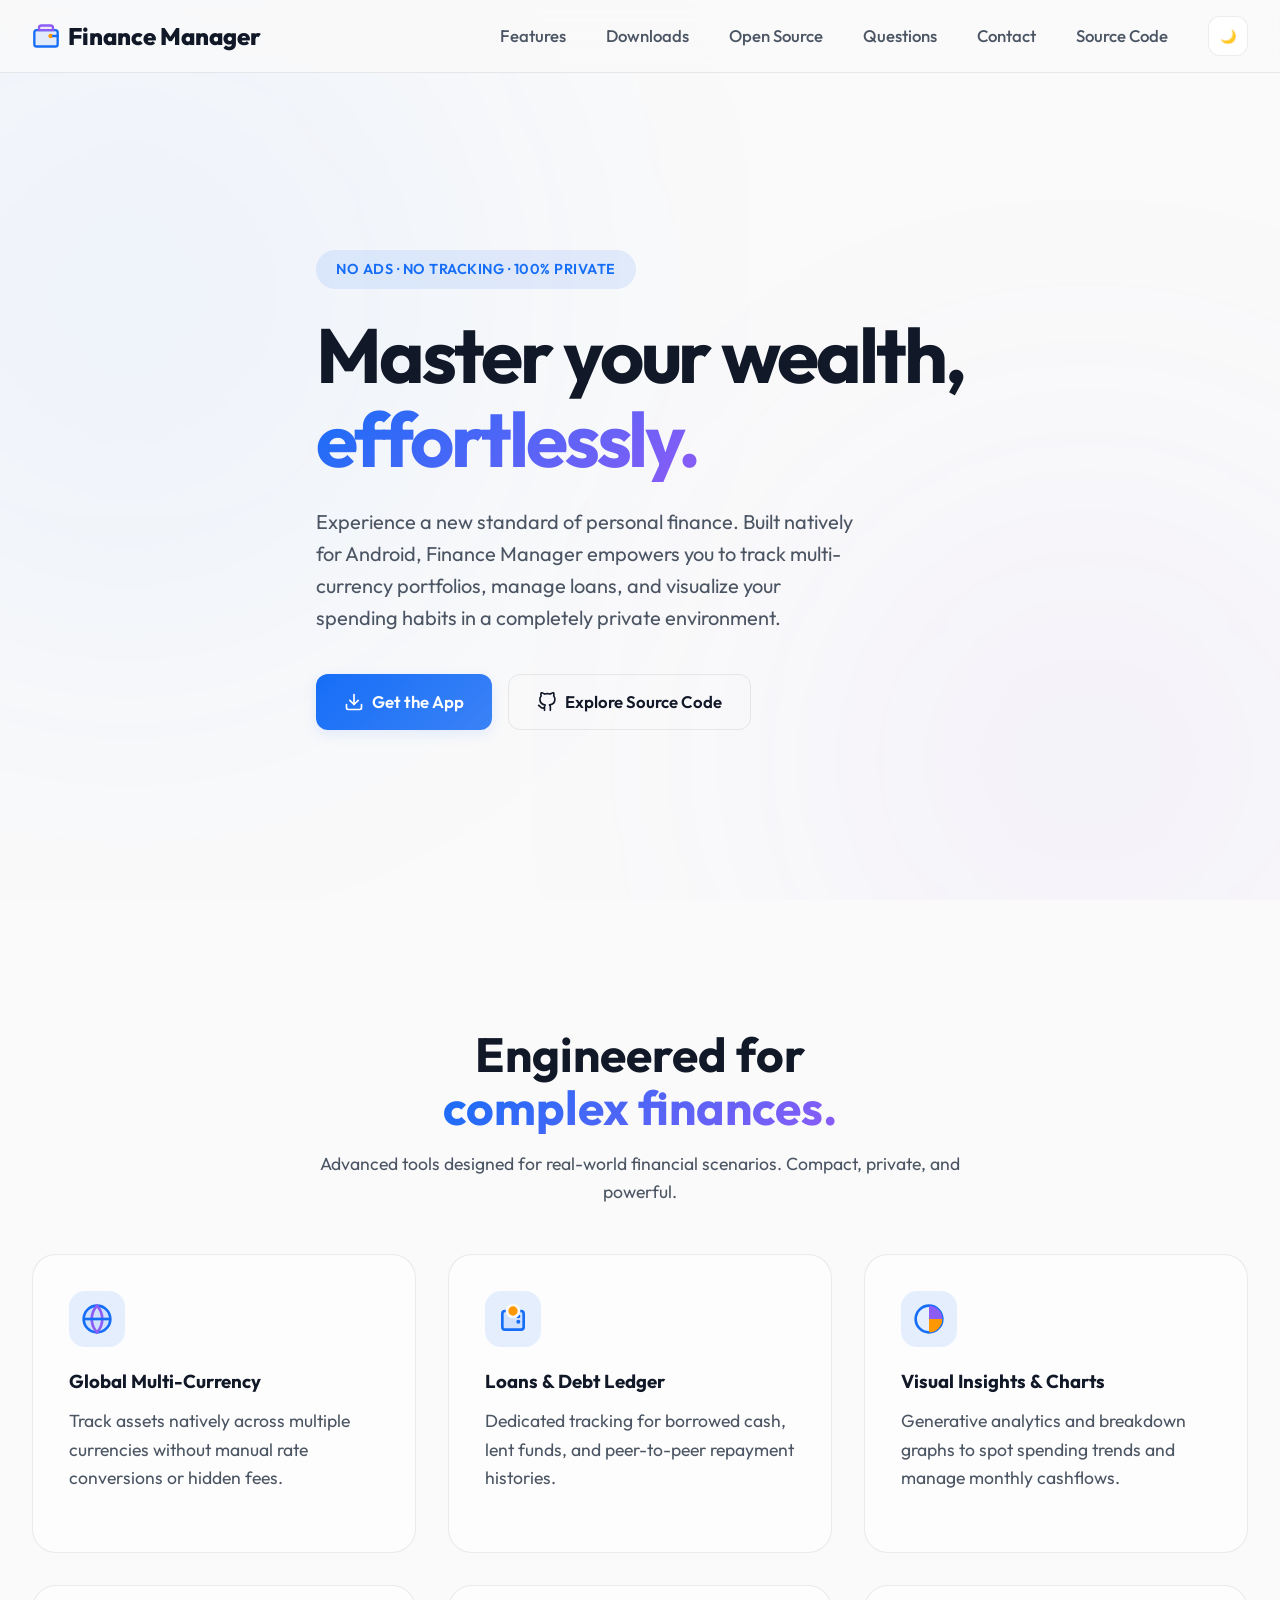
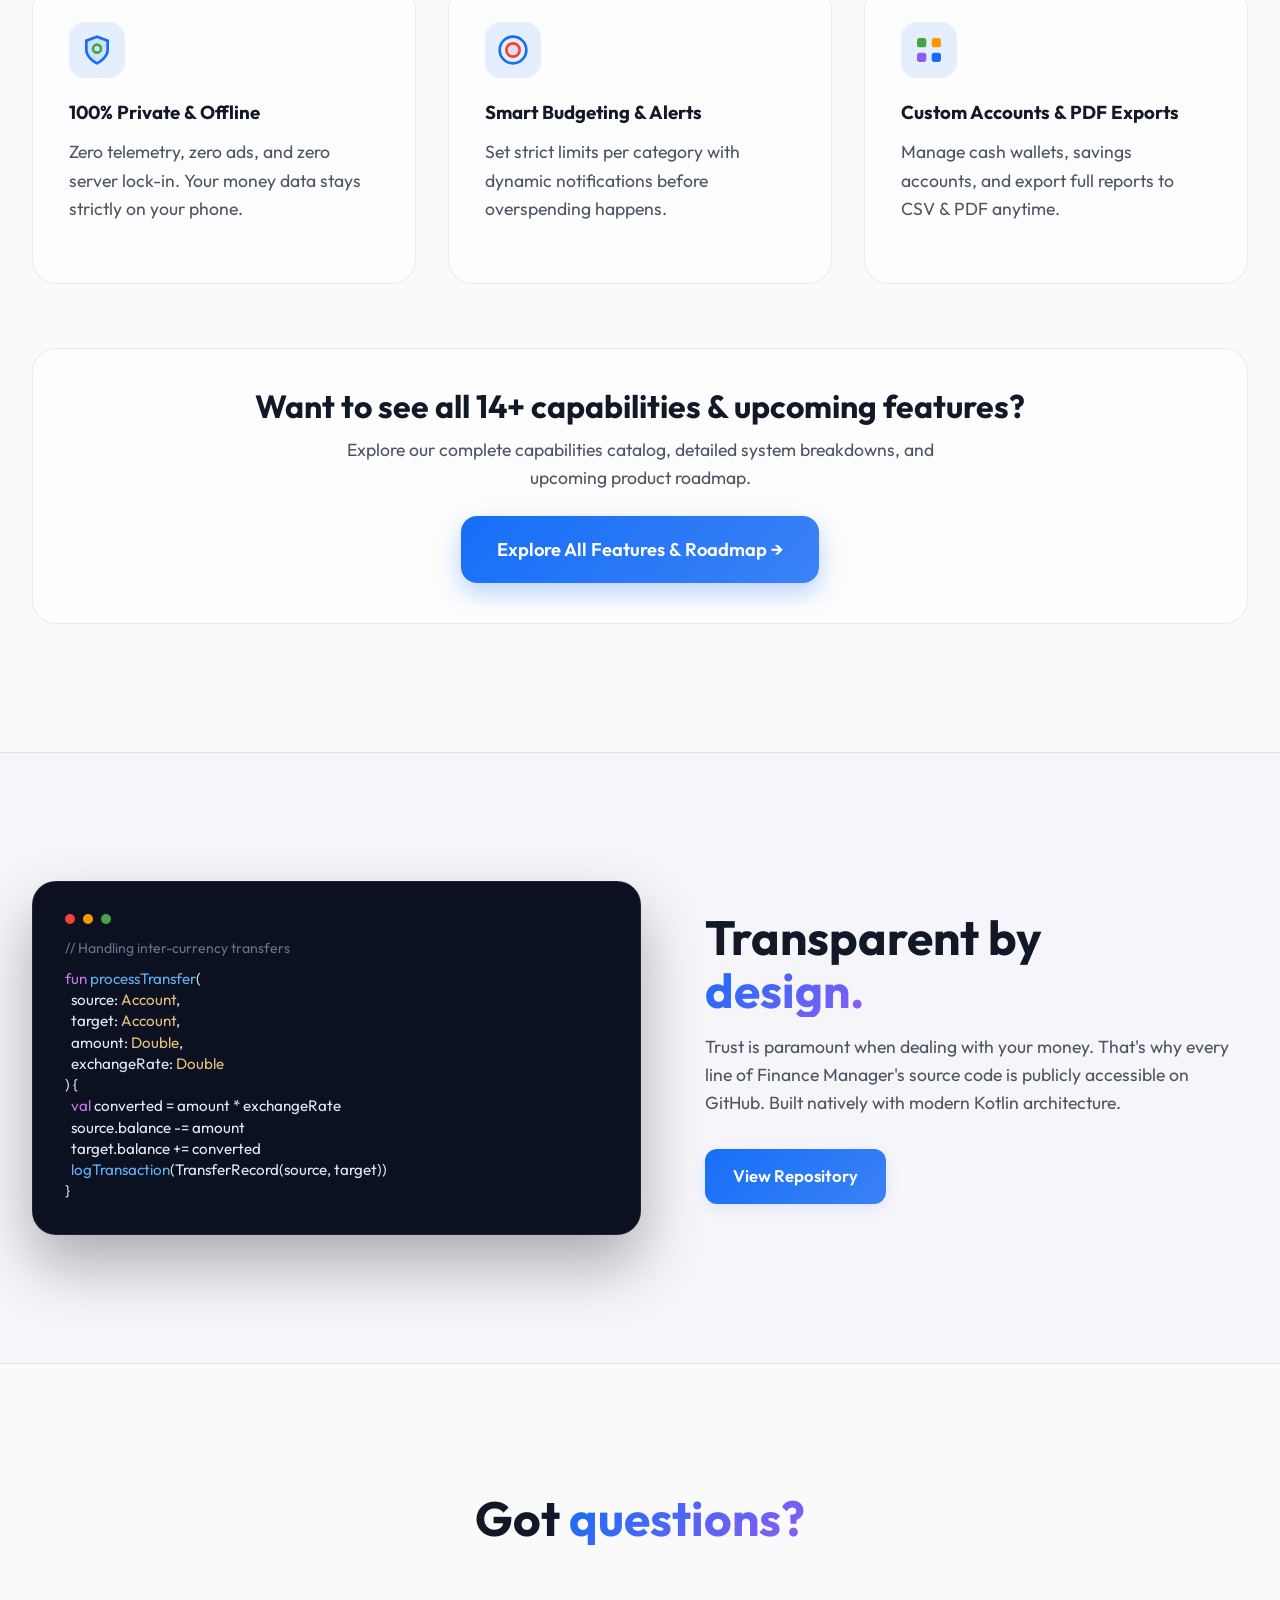
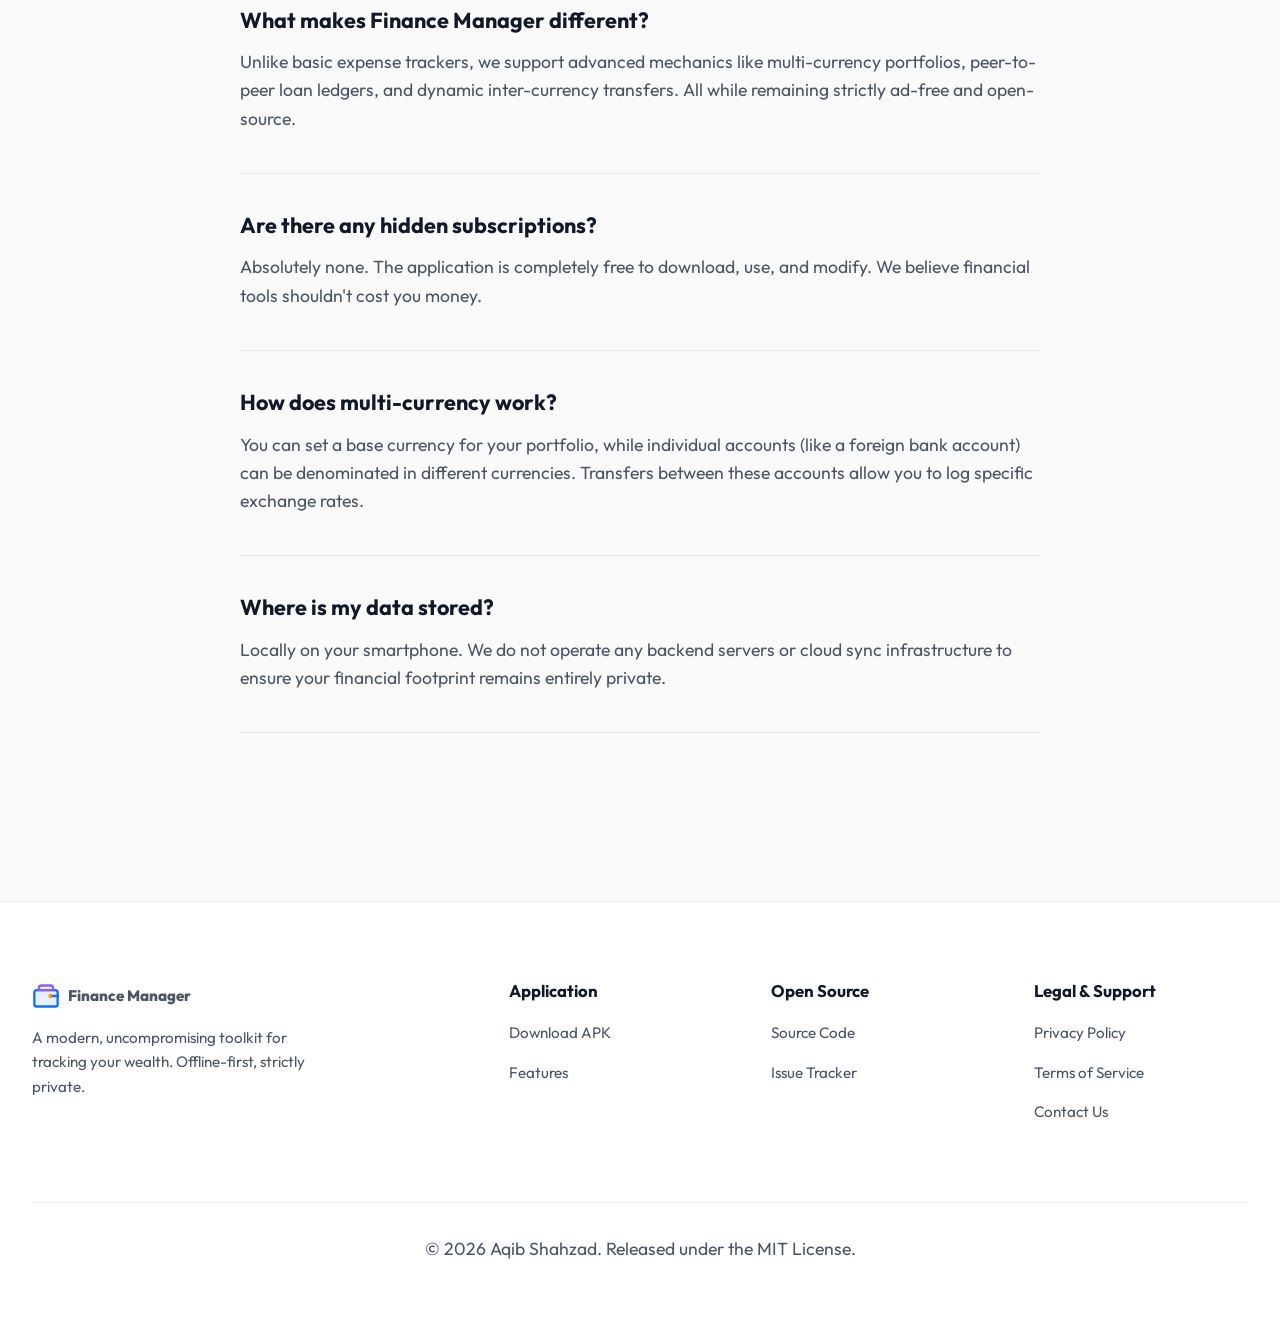
<file: index.html>
<!DOCTYPE html>
<html lang="en" data-theme="dark">
<head>
    <meta charset="UTF-8">
    <meta name="viewport" content="width=device-width, initial-scale=1.0">
    <title>Finance Manager | Premium Wealth Tracking</title>
    <meta name="description" content="Take absolute control of your wealth. Finance Manager is a modern, offline-first application designed to track expenses, handle multi-currency portfolios, manage loans, and visualize your financial future.">
    <link rel="stylesheet" href="index.css">
    <link rel="icon" href="data:image/svg+xml,<svg xmlns=%22http://www.w3.org/2000/svg%22 viewBox=%220 0 100 100%22><text y=%22.9em%22 font-size=%2290%22>🪙</text></svg>">
</head>
<body>
    <div class="bg-mesh"></div>

    <nav class="navbar">
        <div class="container">
            <a href="index.html" class="logo">
                <svg viewBox="0 0 24 24" fill="none">
                    <path d="M20 7H4a2 2 0 0 0-2 2v10a2 2 0 0 0 2 2h16a2 2 0 0 0 2-2V9a2 2 0 0 0-2-2z" stroke="var(--primary)" stroke-width="2" fill="rgba(22,110,247,0.1)"/>
                    <path d="M16 14a2 2 0 1 0 0-4 2 2 0 0 0 0 4z" fill="var(--warning)"/>
                    <path d="M22 12h-4" stroke="var(--primary)" stroke-width="2" stroke-linecap="round"/>
                    <path d="M8 3h8a2 2 0 0 1 2 2v2H6V5a2 2 0 0 1 2-2z" stroke="var(--accent)" stroke-width="2" fill="rgba(139, 92, 246, 0.1)"/>
                </svg>
                Finance Manager
            </a>
            <button class="mobile-menu-btn" aria-label="Toggle Menu">
                <svg viewBox="0 0 24 24" fill="none" stroke="currentColor">
                    <path d="M4 6h16M4 12h16M4 18h16" stroke-linecap="round" stroke-linejoin="round"/>
                </svg>
            </button>
            <div class="nav-links">
                <a href="features.html">Features</a>
                <a href="downloads.html">Downloads</a>
                <a href="#open-source">Open Source</a>
                <a href="#faq">Questions</a>
                <a href="contact.html">Contact</a>
                <a href="https://github.com/aqibshahzad4485/financemanager" target="_blank" rel="noopener noreferrer">Source Code</a>
                <button id="theme-toggle" class="theme-toggle" aria-label="Toggle Theme">
                    <svg viewBox="0 0 24 24"><path d="M12 3v1m0 16v1m9-9h-1M4 12H3m15.364 6.364l-.707-.707M6.343 6.343l-.707-.707m12.728 0l-.707.707M6.343 17.657l-.707.707M16 12a4 4 0 11-8 0 4 4 0 018 0z" stroke="currentColor" stroke-width="2" stroke-linecap="round" stroke-linejoin="round"/></svg>
                </button>
            </div>
        </div>
    </nav>

    <section class="hero reveal">
        <div class="container hero-container">
            <div class="hero-content">
                <span style="display:inline-block; padding: 0.5rem 1.25rem; border-radius: 50px; background: var(--glow-color); color: var(--primary); font-weight: 600; margin-bottom: 1.5rem; font-size: 0.9rem; letter-spacing: 0.5px;">NO ADS · NO TRACKING · 100% PRIVATE</span>
                <h1>Master your wealth, <br><span class="gradient-text">effortlessly.</span></h1>
                <p>Experience a new standard of personal finance. Built natively for Android, Finance Manager empowers you to track multi-currency portfolios, manage loans, and visualize your spending habits in a completely private environment.</p>
                <div class="hero-btns">
                    <a href="downloads.html" class="btn btn-primary">
                        <svg width="20" height="20" viewBox="0 0 24 24" fill="none" stroke="currentColor" stroke-width="2" stroke-linecap="round" stroke-linejoin="round"><path d="M21 15v4a2 2 0 0 1-2 2H5a2 2 0 0 1-2-2v-4"></path><polyline points="7 10 12 15 17 10"></polyline><line x1="12" y1="15" x2="12" y2="3"></line></svg>
                        Get the App
                    </a>
                    <a href="https://github.com/aqibshahzad4485/financemanager" class="btn btn-outline" target="_blank" rel="noopener noreferrer">
                        <svg width="20" height="20" viewBox="0 0 24 24" fill="none" stroke="currentColor" stroke-width="2" stroke-linecap="round" stroke-linejoin="round"><path d="M9 19c-5 1.5-5-2.5-7-3m14 6v-3.87a3.37 3.37 0 0 0-.94-2.61c3.14-.35 6.44-1.54 6.44-7A5.44 5.44 0 0 0 20 4.77 5.07 5.07 0 0 0 19.91 1S18.73.65 16 2.48a13.38 13.38 0 0 0-7 0C6.27.65 5.09 1 5.09 1A5.07 5.07 0 0 0 5 4.77a5.44 5.44 0 0 0-1.5 3.78c0 5.42 3.3 6.61 6.44 7A3.37 3.37 0 0 0 9 18.13V22"></path></svg>
                        Explore Source Code
                    </a>
                </div>
            </div>

        </div>
    </section>

    <section id="features" class="section">
        <div class="container">
            <div class="reveal" style="text-align: center; max-width: 700px; margin: 0 auto 1rem;">
                <h2 style="font-size: 3rem;">Engineered for <span class="gradient-text">complex finances.</span></h2>
                <p>Advanced tools designed for real-world financial scenarios. Compact, private, and powerful.</p>
            </div>

            <!-- Headline Showcase Grid (6 Core Highlights) -->
            <div class="headline-grid">
                <div class="headline-card reveal">
                    <div class="feature-icon-wrapper">
                        <svg viewBox="0 0 24 24" fill="none">
                            <circle cx="12" cy="12" r="10" stroke="var(--primary)" stroke-width="2" fill="rgba(22,110,247,0.1)"/>
                            <path d="M12 2a15.3 15.3 0 0 1 4 10 15.3 15.3 0 0 1-4 10 15.3 15.3 0 0 1-4-10 15.3 15.3 0 0 1 4-10z" stroke="var(--accent)" stroke-width="2"/>
                            <path d="M2 12h20" stroke="var(--primary)" stroke-width="2"/>
                        </svg>
                    </div>
                    <h3>Global Multi-Currency</h3>
                    <p>Track assets natively across multiple currencies without manual rate conversions or hidden fees.</p>
                </div>

                <div class="headline-card reveal" style="transition-delay: 0.1s;">
                    <div class="feature-icon-wrapper">
                        <svg viewBox="0 0 24 24" fill="none">
                            <rect x="4" y="6" width="16" height="14" rx="2" stroke="var(--primary)" stroke-width="2" fill="rgba(22,110,247,0.1)"/>
                            <path d="M16 10h.01M16 14h.01" stroke="var(--primary)" stroke-width="3" stroke-linecap="round"/>
                            <circle cx="12" cy="6" r="4.5" fill="var(--warning)" stroke="var(--bg-color)" stroke-width="2"/>
                        </svg>
                    </div>
                    <h3>Loans & Debt Ledger</h3>
                    <p>Dedicated tracking for borrowed cash, lent funds, and peer-to-peer repayment histories.</p>
                </div>

                <div class="headline-card reveal" style="transition-delay: 0.2s;">
                    <div class="feature-icon-wrapper">
                        <svg viewBox="0 0 24 24" fill="none">
                            <circle cx="12" cy="12" r="10" stroke="var(--primary)" stroke-width="2"/>
                            <path d="M12 2a10 10 0 0 1 10 10h-10v-10z" fill="var(--accent)"/>
                            <path d="M12 12h10a10 10 0 0 1-10 10v-10z" fill="var(--warning)"/>
                        </svg>
                    </div>
                    <h3>Visual Insights & Charts</h3>
                    <p>Generative analytics and breakdown graphs to spot spending trends and manage monthly cashflows.</p>
                </div>

                <div class="headline-card reveal" style="transition-delay: 0.3s;">
                    <div class="feature-icon-wrapper">
                        <svg viewBox="0 0 24 24" fill="none">
                            <path d="M12 22s8-4 8-10V5l-8-3-8 3v7c0 6 8 10 8 10z" stroke="var(--primary)" stroke-width="2" fill="rgba(22,110,247,0.1)"/>
                            <circle cx="12" cy="11" r="3" stroke="var(--success)" stroke-width="2"/>
                        </svg>
                    </div>
                    <h3>100% Private & Offline</h3>
                    <p>Zero telemetry, zero ads, and zero server lock-in. Your money data stays strictly on your phone.</p>
                </div>

                <div class="headline-card reveal" style="transition-delay: 0.4s;">
                    <div class="feature-icon-wrapper">
                        <svg viewBox="0 0 24 24" fill="none">
                            <circle cx="12" cy="12" r="10" stroke="var(--primary)" stroke-width="2"/>
                            <circle cx="12" cy="12" r="5" stroke="var(--error)" stroke-width="2" fill="rgba(244,67,54,0.1)"/>
                        </svg>
                    </div>
                    <h3>Smart Budgeting & Alerts</h3>
                    <p>Set strict limits per category with dynamic notifications before overspending happens.</p>
                </div>

                <div class="headline-card reveal" style="transition-delay: 0.5s;">
                    <div class="feature-icon-wrapper">
                        <svg viewBox="0 0 24 24" fill="none">
                            <rect x="3" y="3" width="7" height="7" rx="2" fill="var(--success)"/>
                            <rect x="14" y="3" width="7" height="7" rx="2" fill="var(--warning)"/>
                            <rect x="3" y="14" width="7" height="7" rx="2" fill="var(--accent)"/>
                            <rect x="14" y="14" width="7" height="7" rx="2" fill="var(--primary)"/>
                        </svg>
                    </div>
                    <h3>Custom Accounts & PDF Exports</h3>
                    <p>Manage cash wallets, savings accounts, and export full reports to CSV & PDF anytime.</p>
                </div>
            </div>

            <!-- Call to Action Banner to Dedicated Features Page -->
            <div class="explore-more-banner reveal">
                <h3 style="font-size: 2rem; margin-bottom: 0.75rem;">Want to see all 14+ capabilities & upcoming features?</h3>
                <p style="max-width: 600px; margin: 0 auto 1.5rem;">Explore our complete capabilities catalog, detailed system breakdowns, and upcoming product roadmap.</p>
                <a href="features.html" class="btn btn-primary btn-large">
                    Explore All Features & Roadmap →
                </a>
            </div>
        </div>
    </section>

    <section id="open-source" class="section" style="background: rgba(139, 92, 246, 0.03); border-top: 1px solid var(--border-color); border-bottom: 1px solid var(--border-color);">
        <div class="container open-source-container">
            <div class="code-window reveal">
                <div class="code-window-dots">
                    <div style="width: 10px; height: 10px; border-radius: 50%; background: #F44336;"></div>
                    <div style="width: 10px; height: 10px; border-radius: 50%; background: #FF9800;"></div>
                    <div style="width: 10px; height: 10px; border-radius: 50%; background: #43A546;"></div>
                </div>
                <div class="code-comment">// Handling inter-currency transfers</div>
                <div class="code-snippet-body">
                    <div><span style="color: #C678DD;">fun</span> <span style="color: #61AFEF;">processTransfer</span>(</div>
                    <div>&nbsp;&nbsp;source: <span style="color: #E5C07B;">Account</span>,</div>
                    <div>&nbsp;&nbsp;target: <span style="color: #E5C07B;">Account</span>,</div>
                    <div>&nbsp;&nbsp;amount: <span style="color: #E5C07B;">Double</span>,</div>
                    <div>&nbsp;&nbsp;exchangeRate: <span style="color: #E5C07B;">Double</span></div>
                    <div>) {</div>
                    <div>&nbsp;&nbsp;<span style="color: #C678DD;">val</span> converted = amount * exchangeRate</div>
                    <div>&nbsp;&nbsp;source.balance -= amount</div>
                    <div>&nbsp;&nbsp;target.balance += converted</div>
                    <div>&nbsp;&nbsp;<span style="color: #61AFEF;">logTransaction</span>(TransferRecord(source, target))</div>
                    <div>}</div>
                </div>
            </div>
            <div class="reveal" style="flex: 1; width: 100%;">
                <h2 style="font-size: clamp(2rem, 5vw, 3rem);">Transparent by <br><span class="gradient-text">design.</span></h2>
                <p>Trust is paramount when dealing with your money. That's why every line of Finance Manager's source code is publicly accessible on GitHub. Built natively with modern Kotlin architecture.</p>
                <div style="display: flex; gap: 1rem; margin-top: 2rem;">
                    <a href="https://github.com/aqibshahzad4485/financemanager" class="btn btn-primary" target="_blank" rel="noopener noreferrer">View Repository</a>
                </div>
            </div>
        </div>
    </section>

    <section id="faq" class="section">
        <div class="container">
            <h2 class="reveal" style="text-align: center; font-size: 3rem; margin-bottom: 4rem;">Got <span class="gradient-text">questions?</span></h2>
            
            <div style="max-width: 800px; margin: 0 auto;">
                <div class="reveal" style="margin-bottom: 2.5rem; padding-bottom: 2.5rem; border-bottom: 1px solid var(--border-color);">
                    <h3 style="font-size: 1.35rem;">What makes Finance Manager different?</h3>
                    <p style="margin-bottom: 0;">Unlike basic expense trackers, we support advanced mechanics like multi-currency portfolios, peer-to-peer loan ledgers, and dynamic inter-currency transfers. All while remaining strictly ad-free and open-source.</p>
                </div>
                
                <div class="reveal" style="margin-bottom: 2.5rem; padding-bottom: 2.5rem; border-bottom: 1px solid var(--border-color);">
                    <h3 style="font-size: 1.35rem;">Are there any hidden subscriptions?</h3>
                    <p style="margin-bottom: 0;">Absolutely none. The application is completely free to download, use, and modify. We believe financial tools shouldn't cost you money.</p>
                </div>

                <div class="reveal" style="margin-bottom: 2.5rem; padding-bottom: 2.5rem; border-bottom: 1px solid var(--border-color);">
                    <h3 style="font-size: 1.35rem;">How does multi-currency work?</h3>
                    <p style="margin-bottom: 0;">You can set a base currency for your portfolio, while individual accounts (like a foreign bank account) can be denominated in different currencies. Transfers between these accounts allow you to log specific exchange rates.</p>
                </div>

                <div class="reveal" style="margin-bottom: 2.5rem; padding-bottom: 2.5rem; border-bottom: 1px solid var(--border-color);">
                    <h3 style="font-size: 1.35rem;">Where is my data stored?</h3>
                    <p style="margin-bottom: 0;">Locally on your smartphone. We do not operate any backend servers or cloud sync infrastructure to ensure your financial footprint remains entirely private.</p>
                </div>
            </div>
        </div>
    </section>

    <footer class="footer reveal">
        <div class="container">
            <div class="footer-grid">
                <div class="footer-col footer-brand">
                    <a href="index.html" class="logo" style="margin-bottom: 1rem;">
                        <svg viewBox="0 0 24 24" fill="none">
                            <path d="M20 7H4a2 2 0 0 0-2 2v10a2 2 0 0 0 2 2h16a2 2 0 0 0 2-2V9a2 2 0 0 0-2-2z" stroke="var(--primary)" stroke-width="2" fill="rgba(22,110,247,0.1)"/>
                            <path d="M16 14a2 2 0 1 0 0-4 2 2 0 0 0 0 4z" fill="var(--warning)"/>
                            <path d="M22 12h-4" stroke="var(--primary)" stroke-width="2" stroke-linecap="round"/>
                            <path d="M8 3h8a2 2 0 0 1 2 2v2H6V5a2 2 0 0 1 2-2z" stroke="var(--accent)" stroke-width="2" fill="rgba(139, 92, 246, 0.1)"/>
                        </svg>
                        Finance Manager
                    </a>
                    <p style="max-width: 300px;">A modern, uncompromising toolkit for tracking your wealth. Offline-first, strictly private.</p>
                </div>
                <div class="footer-col">
                    <h4>Application</h4>
                    <ul>
                        <li><a href="downloads.html">Download APK</a></li>
                        <li><a href="features.html">Features</a></li>
                    </ul>
                </div>
                <div class="footer-col">
                    <h4>Open Source</h4>
                    <ul>
                        <li><a href="https://github.com/aqibshahzad4485/financemanager" target="_blank" rel="noopener noreferrer">Source Code</a></li>
                        <li><a href="https://github.com/aqibshahzad4485/financemanager/issues" target="_blank" rel="noopener noreferrer">Issue Tracker</a></li>
                    </ul>
                </div>
                <div class="footer-col">
                    <h4>Legal & Support</h4>
                    <ul>
                        <li><a href="privacy-policy.html">Privacy Policy</a></li>
                        <li><a href="terms.html">Terms of Service</a></li>
                        <li><a href="contact.html">Contact Us</a></li>
                    </ul>
                </div>
            </div>
            <div class="footer-bottom">
                <p>&copy; 2026 Aqib Shahzad. Released under the MIT License.</p>
            </div>
        </div>
    </footer>

    <script src="script.js"></script>
</body>
</html>
</file>
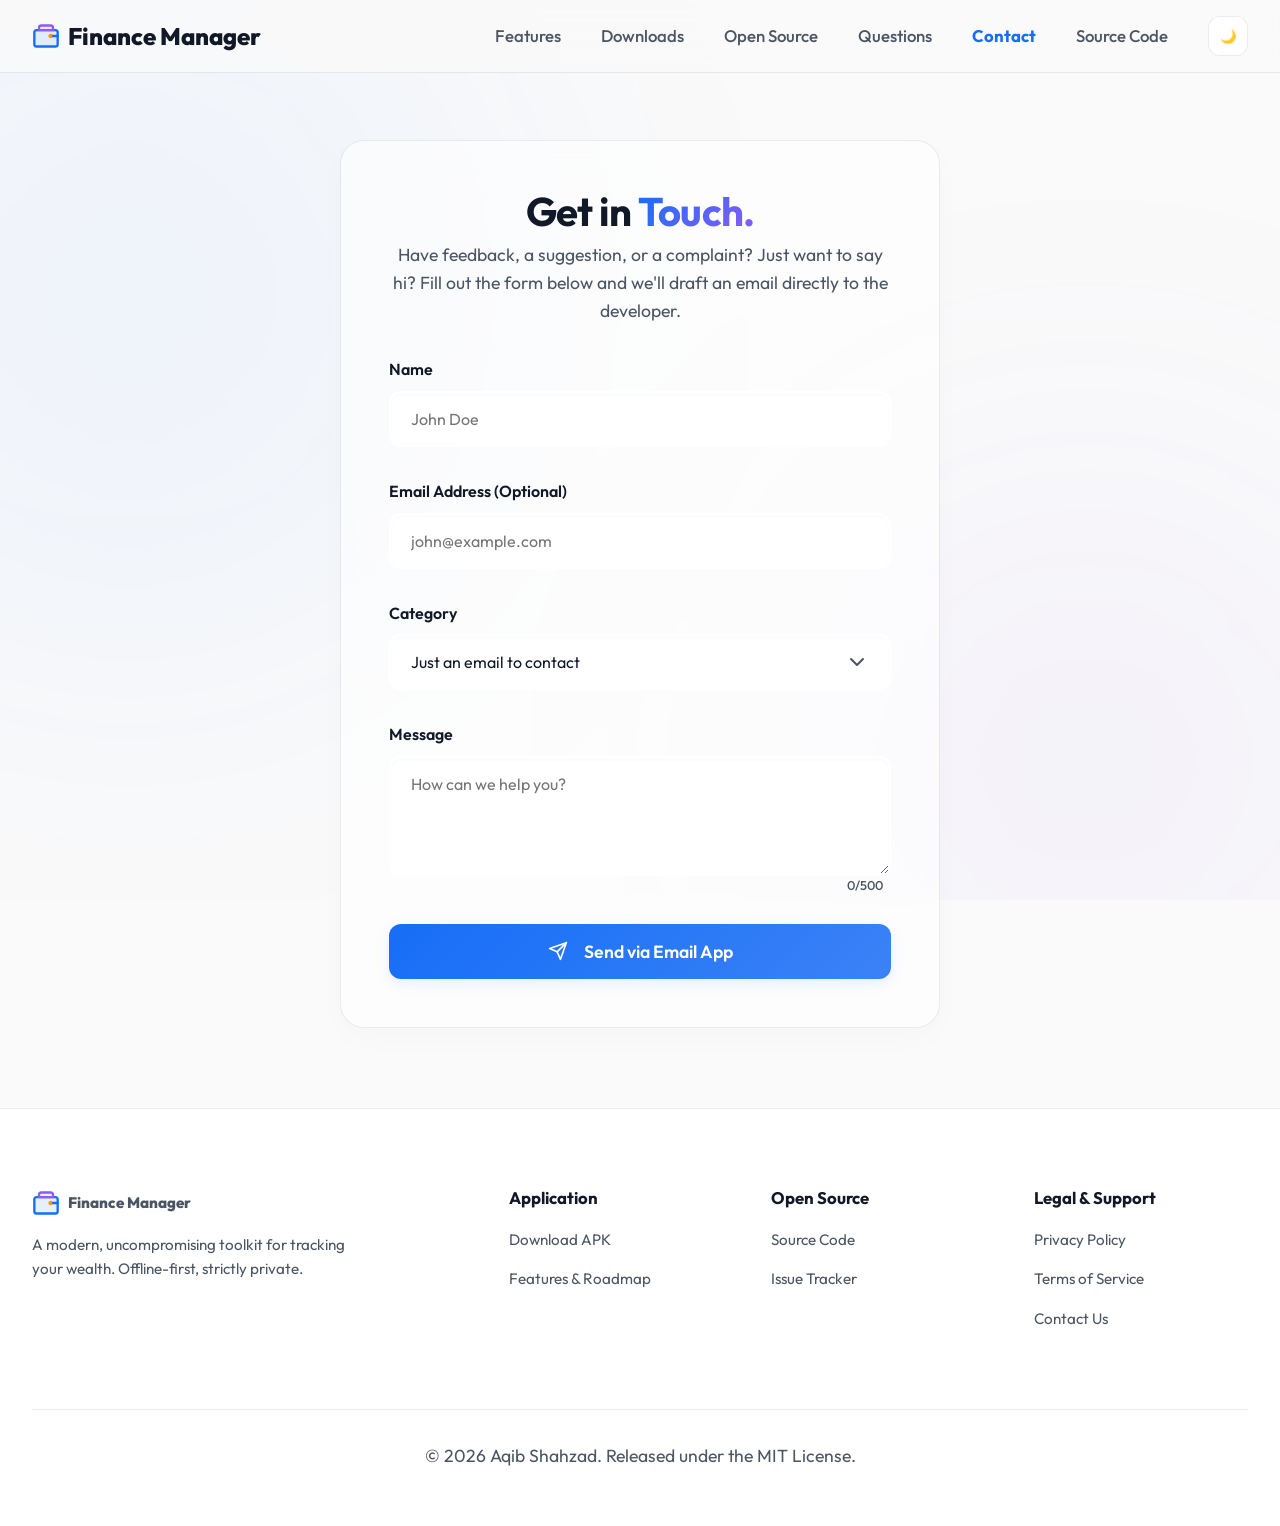
<file: contact.html>
<!DOCTYPE html>
<html lang="en" data-theme="dark">
<head>
    <meta charset="UTF-8">
    <meta name="viewport" content="width=device-width, initial-scale=1.0">
    <title>Contact Us | Finance Manager</title>
    <meta name="description" content="Get in touch for feedback, suggestions, or support regarding Finance Manager.">
    <link rel="stylesheet" href="index.css?v=3">
    <link rel="icon" href="data:image/svg+xml,<svg xmlns=%22http://www.w3.org/2000/svg%22 viewBox=%220 0 100 100%22><text y=%22.9em%22 font-size=%2290%22>🪙</text></svg>">
</head>
<body>
    <div class="bg-mesh"></div>

    <nav class="navbar">
        <div class="container">
            <a href="index.html" class="logo">
                <svg viewBox="0 0 24 24" fill="none">
                    <path d="M20 7H4a2 2 0 0 0-2 2v10a2 2 0 0 0 2 2h16a2 2 0 0 0 2-2V9a2 2 0 0 0-2-2z" stroke="var(--primary)" stroke-width="2" fill="rgba(22,110,247,0.1)"/>
                    <path d="M16 14a2 2 0 1 0 0-4 2 2 0 0 0 0 4z" fill="var(--warning)"/>
                    <path d="M22 12h-4" stroke="var(--primary)" stroke-width="2" stroke-linecap="round"/>
                    <path d="M8 3h8a2 2 0 0 1 2 2v2H6V5a2 2 0 0 1 2-2z" stroke="var(--accent)" stroke-width="2" fill="rgba(139, 92, 246, 0.1)"/>
                </svg>
                Finance Manager
            </a>
            <button class="mobile-menu-btn" aria-label="Toggle Menu">
                <svg viewBox="0 0 24 24" fill="none" stroke="currentColor">
                    <path d="M4 6h16M4 12h16M4 18h16" stroke-linecap="round" stroke-linejoin="round"/>
                </svg>
            </button>
            <div class="nav-links">
                <a href="features.html">Features</a>
                <a href="downloads.html">Downloads</a>
                <a href="index.html#open-source">Open Source</a>
                <a href="index.html#faq">Questions</a>
                <a href="contact.html" style="color: var(--primary); font-weight: 700;">Contact</a>
                <a href="https://github.com/aqibshahzad4485/financemanager" target="_blank" rel="noopener noreferrer">Source Code</a>
                <button id="theme-toggle" class="theme-toggle" aria-label="Toggle Theme">
                    <svg viewBox="0 0 24 24"><path d="M12 3v1m0 16v1m9-9h-1M4 12H3m15.364 6.364l-.707-.707M6.343 6.343l-.707-.707m12.728 0l-.707.707M6.343 17.657l-.707.707M16 12a4 4 0 11-8 0 4 4 0 018 0z" stroke="currentColor" stroke-width="2" stroke-linecap="round" stroke-linejoin="round"/></svg>
                </button>
            </div>
        </div>
    </nav>

    <div class="container" style="min-height: calc(100vh - 300px); display: flex; align-items: center; justify-content: center; padding: 140px 2rem 5rem;">
        <div class="legal-content reveal" style="width: 100%; max-width: 600px; margin: 0; padding: 3rem;">
            <div style="text-align: center; margin-bottom: 2rem;">
                <h1 style="font-size: 2.5rem; margin-bottom: 0.5rem;">Get in <span class="gradient-text">Touch.</span></h1>
                <p>Have feedback, a suggestion, or a complaint? Just want to say hi? Fill out the form below and we'll draft an email directly to the developer.</p>
            </div>

            <form id="contactForm">
                <div class="form-group">
                    <label for="name" class="form-label">Name</label>
                    <input type="text" id="name" class="form-control" placeholder="John Doe" required>
                </div>
                
                <div class="form-group">
                    <label for="email" class="form-label">Email Address (Optional)</label>
                    <input type="email" id="email" class="form-control" placeholder="john@example.com">
                </div>

                <div class="form-group">
                    <label for="category" class="form-label">Category</label>
                    <select id="category" class="form-control" required>
                        <option value="General Inquiry">Just an email to contact</option>
                        <option value="Feedback">Feedback</option>
                        <option value="Suggestion">Suggestion</option>
                        <option value="Feature Request">Feature Request</option>
                        <option value="Complaint">Complaint</option>
                    </select>
                </div>

                <div class="form-group">
                    <label for="message" class="form-label">Message</label>
                    <textarea id="message" class="form-control" placeholder="How can we help you?" maxlength="500" required></textarea>
                    <div class="char-counter" id="charCounter">0/500</div>
                </div>

                <button type="submit" class="btn btn-primary" style="width: 100%; margin-top: 1rem; font-size: 1.1rem; padding: 1rem;">
                    <svg viewBox="0 0 24 24" width="20" height="20" fill="none" stroke="currentColor" stroke-width="2" stroke-linecap="round" stroke-linejoin="round" style="margin-right: 8px;"><line x1="22" y1="2" x2="11" y2="13"></line><polygon points="22 2 15 22 11 13 2 9 22 2"></polygon></svg>
                    Send via Email App
                </button>
            </form>
        </div>
    </div>

    <footer class="footer">
        <div class="container">
            <div class="footer-grid">
                <div class="footer-col footer-brand">
                    <a href="index.html" class="logo" style="margin-bottom: 1rem;">
                        <svg viewBox="0 0 24 24" fill="none">
                            <path d="M20 7H4a2 2 0 0 0-2 2v10a2 2 0 0 0 2 2h16a2 2 0 0 0 2-2V9a2 2 0 0 0-2-2z" stroke="var(--primary)" stroke-width="2" fill="rgba(22,110,247,0.1)"/>
                            <path d="M16 14a2 2 0 1 0 0-4 2 2 0 0 0 0 4z" fill="var(--warning)"/>
                            <path d="M22 12h-4" stroke="var(--primary)" stroke-width="2" stroke-linecap="round"/>
                            <path d="M8 3h8a2 2 0 0 1 2 2v2H6V5a2 2 0 0 1 2-2z" stroke="var(--accent)" stroke-width="2" fill="rgba(139, 92, 246, 0.1)"/>
                        </svg>
                        Finance Manager
                    </a>
                    <p style="max-width: 320px;">A modern, uncompromising toolkit for tracking your wealth. Offline-first, strictly private.</p>
                </div>
                <div class="footer-col">
                    <h4>Application</h4>
                    <ul>
                        <li><a href="downloads.html">Download APK</a></li>
                        <li><a href="features.html">Features & Roadmap</a></li>
                    </ul>
                </div>
                <div class="footer-col">
                    <h4>Open Source</h4>
                    <ul>
                        <li><a href="https://github.com/aqibshahzad4485/financemanager" target="_blank" rel="noopener noreferrer">Source Code</a></li>
                        <li><a href="https://github.com/aqibshahzad4485/financemanager/issues" target="_blank" rel="noopener noreferrer">Issue Tracker</a></li>
                    </ul>
                </div>
                <div class="footer-col">
                    <h4>Legal & Support</h4>
                    <ul>
                        <li><a href="privacy-policy.html">Privacy Policy</a></li>
                        <li><a href="terms.html">Terms of Service</a></li>
                        <li><a href="contact.html">Contact Us</a></li>
                    </ul>
                </div>
            </div>
            <div class="footer-bottom">
                <p>&copy; 2026 Aqib Shahzad. Released under the MIT License.</p>
            </div>
        </div>
    </footer>

    <script src="script.js"></script>
    <script>
        // Character counter logic
        const messageInput = document.getElementById('message');
        const charCounter = document.getElementById('charCounter');
        const maxLength = messageInput.getAttribute('maxlength');
        const categoryInput = document.getElementById('category');

        // Parse URL Parameters to pre-fill category if passed (e.g., ?category=Feature+Request)
        window.addEventListener('DOMContentLoaded', () => {
            const urlParams = new URLSearchParams(window.location.search);
            const categoryParam = urlParams.get('category');
            if (categoryParam) {
                const categoryOption = Array.from(categoryInput.options).find(opt => 
                    opt.value.toLowerCase() === categoryParam.toLowerCase() ||
                    opt.text.toLowerCase() === categoryParam.toLowerCase()
                );
                if (categoryOption) {
                    categoryInput.value = categoryOption.value;
                }
            }
        });

        messageInput.addEventListener('input', function() {
            const currentLength = messageInput.value.length;
            charCounter.textContent = `${currentLength}/${maxLength}`;
            
            if (currentLength >= maxLength) {
                charCounter.classList.add('limit-reached');
            } else {
                charCounter.classList.remove('limit-reached');
            }
        });

        document.getElementById('contactForm').addEventListener('submit', function(e) {
            e.preventDefault();
            
            const name = document.getElementById('name').value;
            const email = document.getElementById('email').value;
            const category = document.getElementById('category').value;
            const message = document.getElementById('message').value;

            const developerEmail = "aqib.shahzad4485+financemanager@gmail.com";
            const subject = `[${category}] Finance Manager: Message from ${name}`;
            
            let body = `Name: ${name}\n`;
            if (email) {
                body += `Email: ${email}\n`;
            }
            body += `Category: ${category}\n\n`;
            body += `Message:\n${message}\n`;

            const mailtoLink = `mailto:${developerEmail}?subject=${encodeURIComponent(subject)}&body=${encodeURIComponent(body)}`;
            
            window.location.href = mailtoLink;
        });

        // Mobile Menu Toggle
        const mobileMenuBtn = document.querySelector('.mobile-menu-btn');
        const navLinks = document.querySelector('.nav-links');

        if(mobileMenuBtn) {
            mobileMenuBtn.addEventListener('click', () => {
                navLinks.classList.toggle('active');
            });
            // Close menu on click outside
            document.addEventListener('click', (e) => {
                if (!navLinks.contains(e.target) && !mobileMenuBtn.contains(e.target)) {
                    navLinks.classList.remove('active');
                }
            });
            // Close menu when a link is clicked
            navLinks.querySelectorAll('a').forEach(link => {
                link.addEventListener('click', () => {
                    navLinks.classList.remove('active');
                });
            });
        }
    </script>
</body>
</html>
</file>
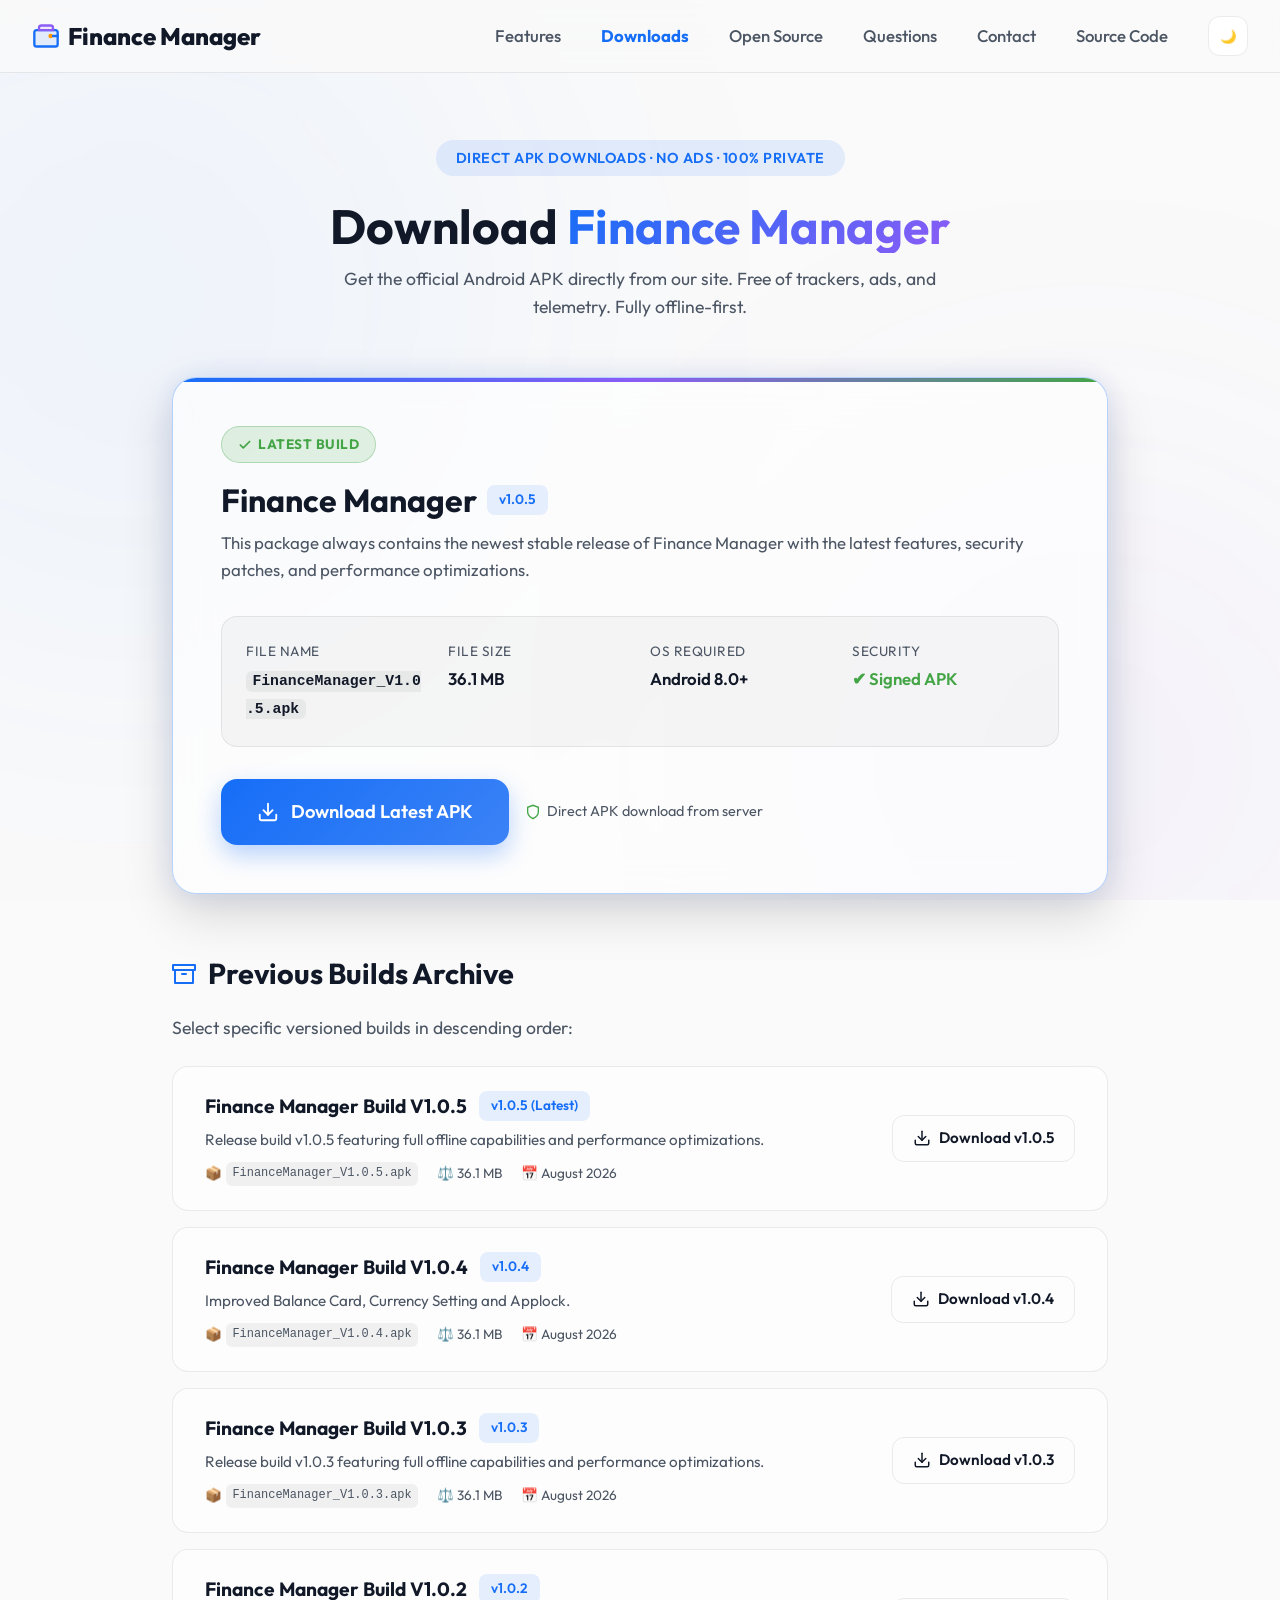
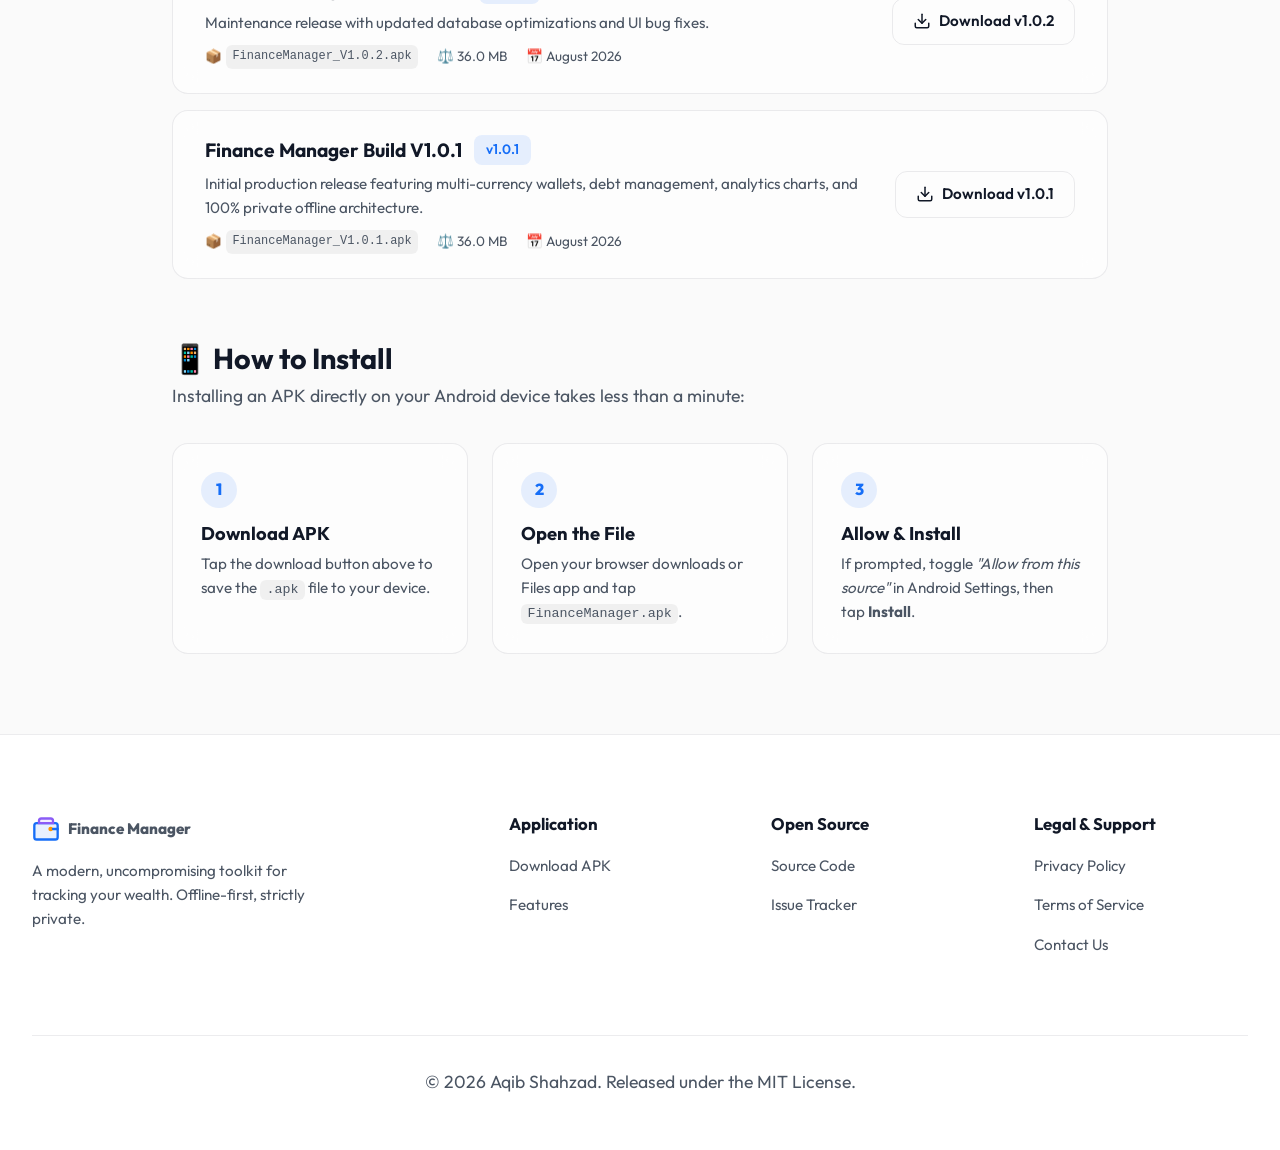
<file: downloads.html>
<!DOCTYPE html>
<html lang="en" data-theme="dark">
<head>
    <meta charset="UTF-8">
    <meta name="viewport" content="width=device-width, initial-scale=1.0">
    <title>Download Finance Manager APK | Official Releases</title>
    <meta name="description" content="Download the latest and versioned APK builds for Finance Manager Android app directly. 100% private, free, and offline-first.">
    <link rel="stylesheet" href="index.css?v=5">
    <link rel="icon" href="data:image/svg+xml,<svg xmlns=%22http://www.w3.org/2000/svg%22 viewBox=%220 0 100 100%22><text y=%22.9em%22 font-size=%2290%22>🪙</text></svg>">
</head>
<body>
    <div class="bg-mesh"></div>

    <!-- Navigation Bar -->
    <nav class="navbar">
        <div class="container">
            <a href="index.html" class="logo">
                <svg viewBox="0 0 24 24" fill="none">
                    <path d="M20 7H4a2 2 0 0 0-2 2v10a2 2 0 0 0 2 2h16a2 2 0 0 0 2-2V9a2 2 0 0 0-2-2z" stroke="var(--primary)" stroke-width="2" fill="rgba(22,110,247,0.1)"/>
                    <path d="M16 14a2 2 0 1 0 0-4 2 2 0 0 0 0 4z" fill="var(--warning)"/>
                    <path d="M22 12h-4" stroke="var(--primary)" stroke-width="2" stroke-linecap="round"/>
                    <path d="M8 3h8a2 2 0 0 1 2 2v2H6V5a2 2 0 0 1 2-2z" stroke="var(--accent)" stroke-width="2" fill="rgba(139, 92, 246, 0.1)"/>
                </svg>
                Finance Manager
            </a>
            <button class="mobile-menu-btn" aria-label="Toggle Menu">
                <svg viewBox="0 0 24 24" fill="none" stroke="currentColor">
                    <path d="M4 6h16M4 12h16M4 18h16" stroke-linecap="round" stroke-linejoin="round"/>
                </svg>
            </button>
            <div class="nav-links">
                <a href="features.html">Features</a>
                <a href="downloads.html" style="color: var(--primary); font-weight: 700;">Downloads</a>
                <a href="index.html#open-source">Open Source</a>
                <a href="index.html#faq">Questions</a>
                <a href="contact.html">Contact</a>
                <a href="https://github.com/aqibshahzad4485/financemanager" target="_blank" rel="noopener noreferrer">Source Code</a>
                <button id="theme-toggle" class="theme-toggle" aria-label="Toggle Theme">
                    <svg viewBox="0 0 24 24"><path d="M12 3v1m0 16v1m9-9h-1M4 12H3m15.364 6.364l-.707-.707M6.343 6.343l-.707-.707m12.728 0l-.707.707M6.343 17.657l-.707.707M16 12a4 4 0 11-8 0 4 4 0 018 0z" stroke="currentColor" stroke-width="2" stroke-linecap="round" stroke-linejoin="round"/></svg>
                </button>
            </div>
        </div>
    </nav>

    <!-- Downloads Container -->
    <div class="container downloads-container">
        <!-- Header -->
        <div class="downloads-header reveal">
            <span class="hero-badge">DIRECT APK DOWNLOADS · NO ADS · 100% PRIVATE</span>
            <h1>Download <span class="gradient-text">Finance Manager</span></h1>
            <p style="max-width: 650px; margin: 0 auto;">Get the official Android APK directly from our site. Free of trackers, ads, and telemetry. Fully offline-first.</p>
        </div>

        <!-- Featured Card (Latest Build) -->
        <div class="download-featured-card reveal">
            <div class="badge-latest">
                <svg width="14" height="14" viewBox="0 0 24 24" fill="none" stroke="currentColor" stroke-width="3" stroke-linecap="round" stroke-linejoin="round"><polyline points="20 6 9 17 4 12"></polyline></svg>
                Latest Build
            </div>
            
            <div class="featured-card-header">
                <h2>Finance Manager</h2>
                <span class="badge-version" id="latest-version-badge">v1.0.2</span>
            </div>
            
            <p style="font-size: 1.05rem; color: var(--text-muted); margin-bottom: 1.25rem;">This package always contains the newest stable release of Finance Manager with the latest features, security patches, and performance optimizations.</p>

            <div class="download-meta-grid">
                <div class="meta-item">
                    <span class="meta-label">File Name</span>
                    <span class="meta-value"><code id="latest-filename">FinanceManager_V1.0.2.apk</code></span>
                </div>
                <div class="meta-item">
                    <span class="meta-label">File Size</span>
                    <span class="meta-value" id="latest-filesize">36.0 MB</span>
                </div>
                <div class="meta-item">
                    <span class="meta-label">OS Required</span>
                    <span class="meta-value">Android 8.0+</span>
                </div>
                <div class="meta-item">
                    <span class="meta-label">Security</span>
                    <span class="meta-value" style="color: var(--success);">✔ Signed APK</span>
                </div>
            </div>

            <div class="featured-actions">
                <a href="downloads/FinanceManager_V1.0.2.apk" download="FinanceManager_V1.0.2.apk" class="btn btn-primary btn-large apk-download-btn" id="latest-download-btn">
                    <svg width="22" height="22" viewBox="0 0 24 24" fill="none" stroke="currentColor" stroke-width="2" stroke-linecap="round" stroke-linejoin="round"><path d="M21 15v4a2 2 0 0 1-2 2H5a2 2 0 0 1-2-2v-4"></path><polyline points="7 10 12 15 17 10"></polyline><line x1="12" y1="15" x2="12" y2="3"></line></svg>
                    <span>Download Latest APK</span>
                </a>
                <span class="server-direct-tag">
                    <svg width="16" height="16" viewBox="0 0 24 24" fill="none" stroke="var(--success)" stroke-width="2"><path d="M12 22s8-4 8-10V5l-8-3-8 3v7c0 6 8 10 8 10z"></path></svg>
                    Direct APK download from server
                </span>
            </div>
        </div>

        <!-- Previous Builds Archive Section -->
        <div class="reveal">
            <h2 class="archive-title">
                <svg width="24" height="24" viewBox="0 0 24 24" fill="none" stroke="var(--primary)" stroke-width="2" stroke-linecap="round" stroke-linejoin="round"><polyline points="21 8 21 21 3 21 3 8"></polyline><rect x="1" y="3" width="22" height="5"></rect><line x1="10" y1="12" x2="14" y2="12"></line></svg>
                Previous Builds Archive
            </h2>
            <p style="margin-bottom: 1.5rem;">Select specific versioned builds in descending order:</p>

            <div class="builds-list" id="builds-archive-list">
                <!-- Dynamically populated from builds listing -->
                <div class="build-item">
                    <div class="build-info">
                        <div class="build-header">
                            <span class="build-title">Finance Manager Build V1.0.2</span>
                            <span class="badge-version">v1.0.2</span>
                        </div>
                        <p class="build-desc">Maintenance release with updated database optimizations and UI bug fixes.</p>
                        <div class="build-details">
                            <span>📦 <code>FinanceManager_V1.0.2.apk</code></span>
                            <span>⚖️ 36.0 MB</span>
                            <span>📅 August 2026</span>
                        </div>
                    </div>
                    <div class="build-action">
                        <a href="downloads/FinanceManager_V1.0.2.apk" download="FinanceManager_V1.0.2.apk" class="btn btn-outline btn-icon-download">
                            <svg width="18" height="18" viewBox="0 0 24 24" fill="none" stroke="currentColor" stroke-width="2" stroke-linecap="round" stroke-linejoin="round"><path d="M21 15v4a2 2 0 0 1-2 2H5a2 2 0 0 1-2-2v-4"></path><polyline points="7 10 12 15 17 10"></polyline><line x1="12" y1="15" x2="12" y2="3"></line></svg>
                            <span>Download v1.0.2</span>
                        </a>
                    </div>
                </div>

                <div class="build-item">
                    <div class="build-info">
                        <div class="build-header">
                            <span class="build-title">Finance Manager Build V1.0.1</span>
                            <span class="badge-version">v1.0.1</span>
                        </div>
                        <p class="build-desc">Initial production release featuring multi-currency wallets, debt management, analytics charts, and 100% private offline architecture.</p>
                        <div class="build-details">
                            <span>📦 <code>FinanceManager_V1.0.1.apk</code></span>
                            <span>⚖️ 36.0 MB</span>
                            <span>📅 August 2026</span>
                        </div>
                    </div>
                    <div class="build-action">
                        <a href="downloads/FinanceManager_V1.0.1.apk" download="FinanceManager_V1.0.1.apk" class="btn btn-outline btn-icon-download">
                            <svg width="18" height="18" viewBox="0 0 24 24" fill="none" stroke="currentColor" stroke-width="2" stroke-linecap="round" stroke-linejoin="round"><path d="M21 15v4a2 2 0 0 1-2 2H5a2 2 0 0 1-2-2v-4"></path><polyline points="7 10 12 15 17 10"></polyline><line x1="12" y1="15" x2="12" y2="3"></line></svg>
                            <span>Download v1.0.1</span>
                        </a>
                    </div>
                </div>
            </div>
        </div>

        <!-- Installation Instructions -->
        <div class="reveal" style="margin-top: 4rem;">
            <h2 style="font-size: 1.8rem; margin-bottom: 0.5rem;">📱 How to Install</h2>
            <p>Installing an APK directly on your Android device takes less than a minute:</p>

            <div class="install-steps-grid">
                <div class="install-step-card">
                    <div class="step-number">1</div>
                    <h3 style="font-size: 1.15rem; margin-bottom: 0.5rem;">Download APK</h3>
                    <p style="font-size: 0.95rem; margin-bottom: 0;">Tap the download button above to save the <code>.apk</code> file to your device.</p>
                </div>
                <div class="install-step-card">
                    <div class="step-number">2</div>
                    <h3 style="font-size: 1.15rem; margin-bottom: 0.5rem;">Open the File</h3>
                    <p style="font-size: 0.95rem; margin-bottom: 0;">Open your browser downloads or Files app and tap <code>FinanceManager.apk</code>.</p>
                </div>
                <div class="install-step-card">
                    <div class="step-number">3</div>
                    <h3 style="font-size: 1.15rem; margin-bottom: 0.5rem;">Allow & Install</h3>
                    <p style="font-size: 0.95rem; margin-bottom: 0;">If prompted, toggle <em>"Allow from this source"</em> in Android Settings, then tap <strong>Install</strong>.</p>
                </div>
            </div>
        </div>
    </div>

    <!-- Footer -->
    <footer class="footer">
        <div class="container">
            <div class="footer-grid">
                <div class="footer-col footer-brand">
                    <a href="index.html" class="logo" style="margin-bottom: 1rem;">
                        <svg viewBox="0 0 24 24" fill="none">
                            <path d="M20 7H4a2 2 0 0 0-2 2v10a2 2 0 0 0 2 2h16a2 2 0 0 0 2-2V9a2 2 0 0 0-2-2z" stroke="var(--primary)" stroke-width="2" fill="rgba(22,110,247,0.1)"/>
                            <path d="M16 14a2 2 0 1 0 0-4 2 2 0 0 0 0 4z" fill="var(--warning)"/>
                            <path d="M22 12h-4" stroke="var(--primary)" stroke-width="2" stroke-linecap="round"/>
                            <path d="M8 3h8a2 2 0 0 1 2 2v2H6V5a2 2 0 0 1 2-2z" stroke="var(--accent)" stroke-width="2" fill="rgba(139, 92, 246, 0.1)"/>
                        </svg>
                        Finance Manager
                    </a>
                    <p style="max-width: 300px;">A modern, uncompromising toolkit for tracking your wealth. Offline-first, strictly private.</p>
                </div>
                <div class="footer-col">
                    <h4>Application</h4>
                    <ul>
                        <li><a href="downloads.html">Download APK</a></li>
                        <li><a href="features.html">Features</a></li>
                    </ul>
                </div>
                <div class="footer-col">
                    <h4>Open Source</h4>
                    <ul>
                        <li><a href="https://github.com/aqibshahzad4485/financemanager" target="_blank" rel="noopener noreferrer">Source Code</a></li>
                        <li><a href="https://github.com/aqibshahzad4485/financemanager/issues" target="_blank" rel="noopener noreferrer">Issue Tracker</a></li>
                    </ul>
                </div>
                <div class="footer-col">
                    <h4>Legal & Support</h4>
                    <ul>
                        <li><a href="privacy-policy.html">Privacy Policy</a></li>
                        <li><a href="terms.html">Terms of Service</a></li>
                        <li><a href="contact.html">Contact Us</a></li>
                    </ul>
                </div>
            </div>
            <div class="footer-bottom">
                <p>&copy; 2026 Aqib Shahzad. Released under the MIT License.</p>
            </div>
        </div>
    </footer>

    <script src="script.js"></script>
</body>
</html>
</file>
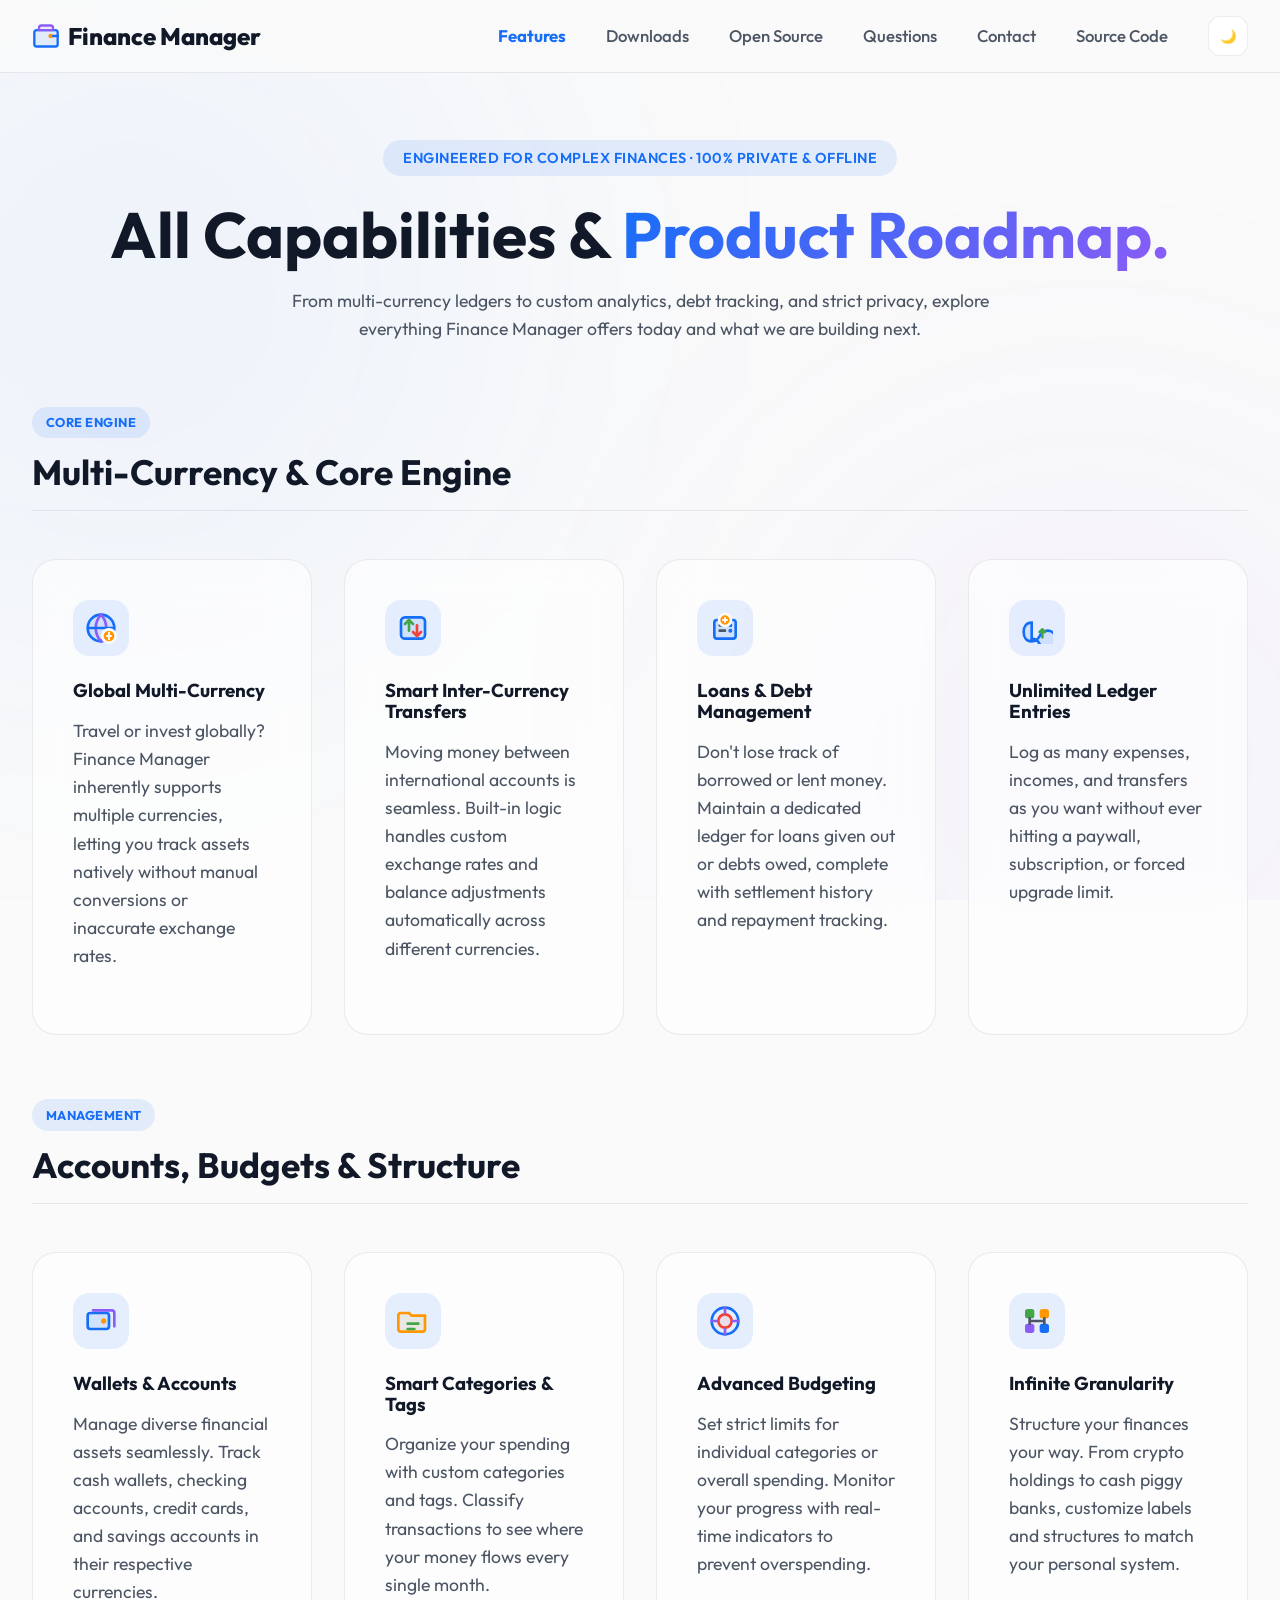
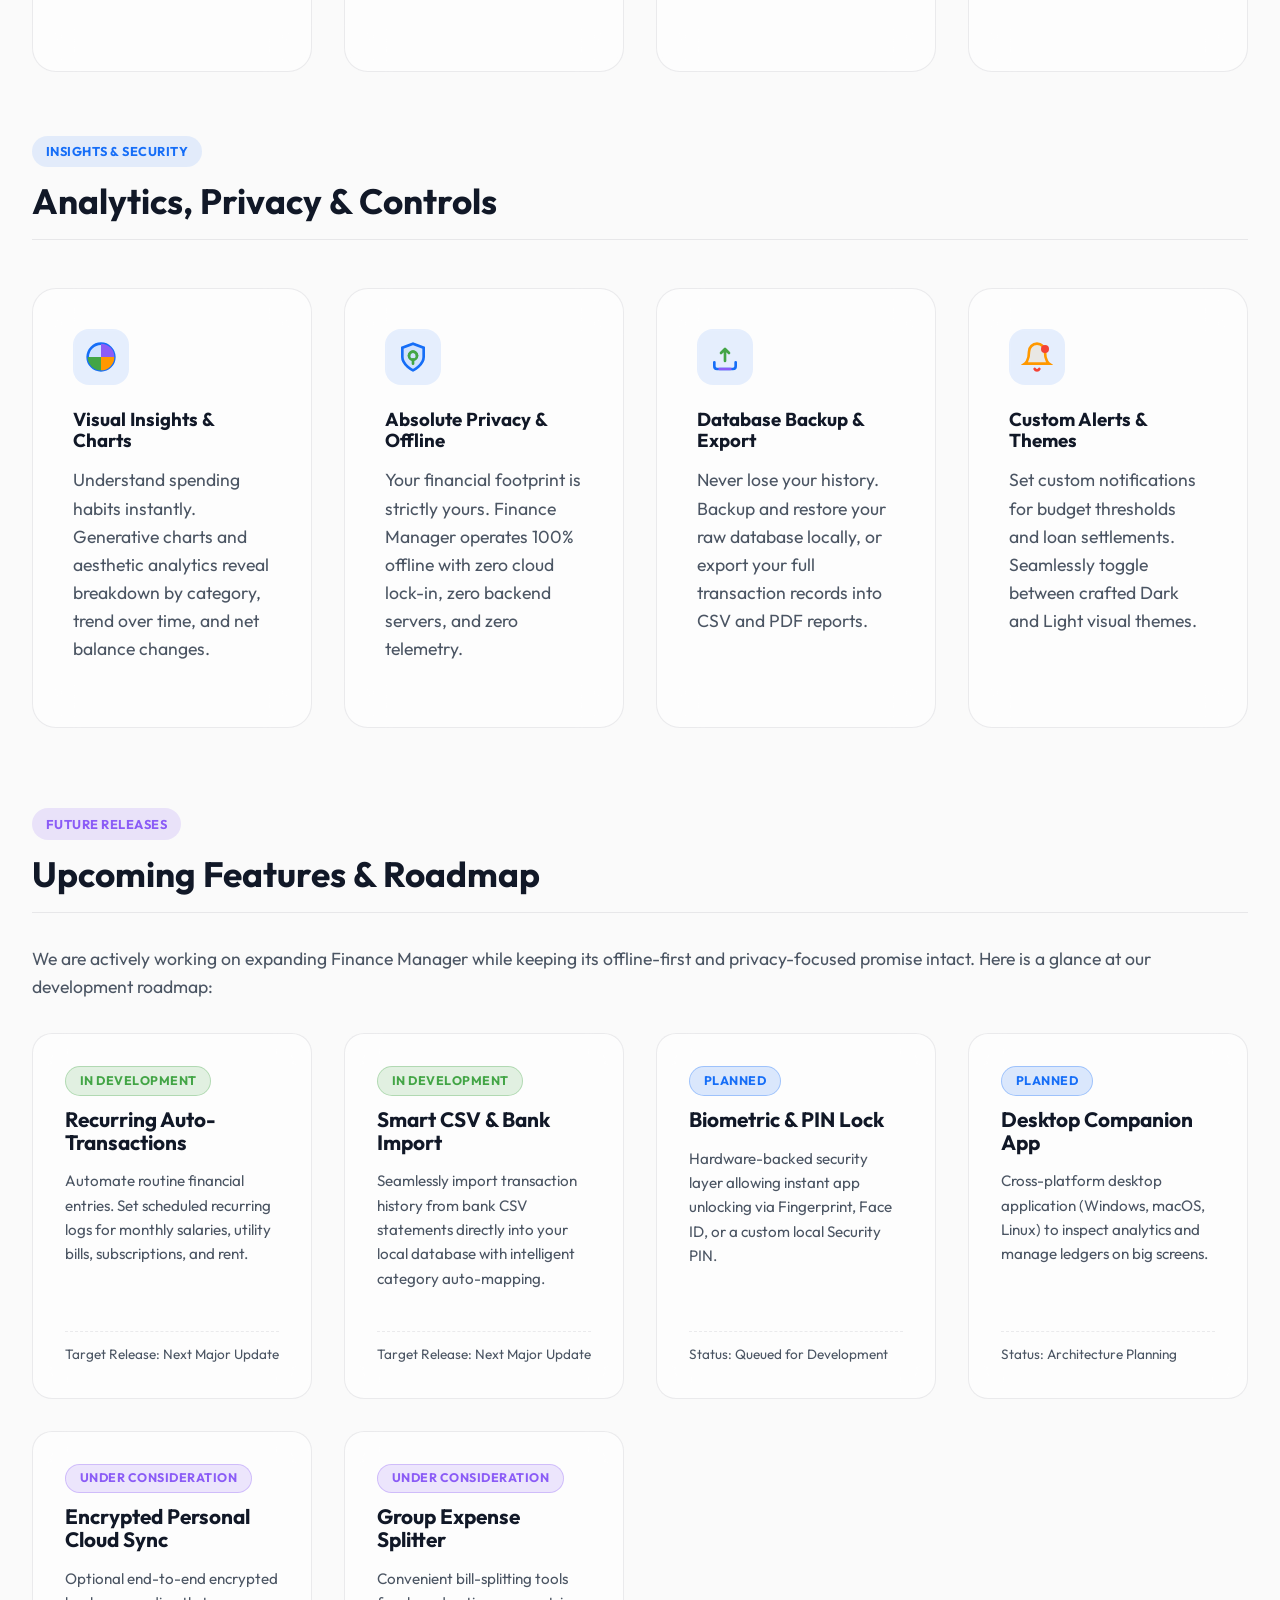
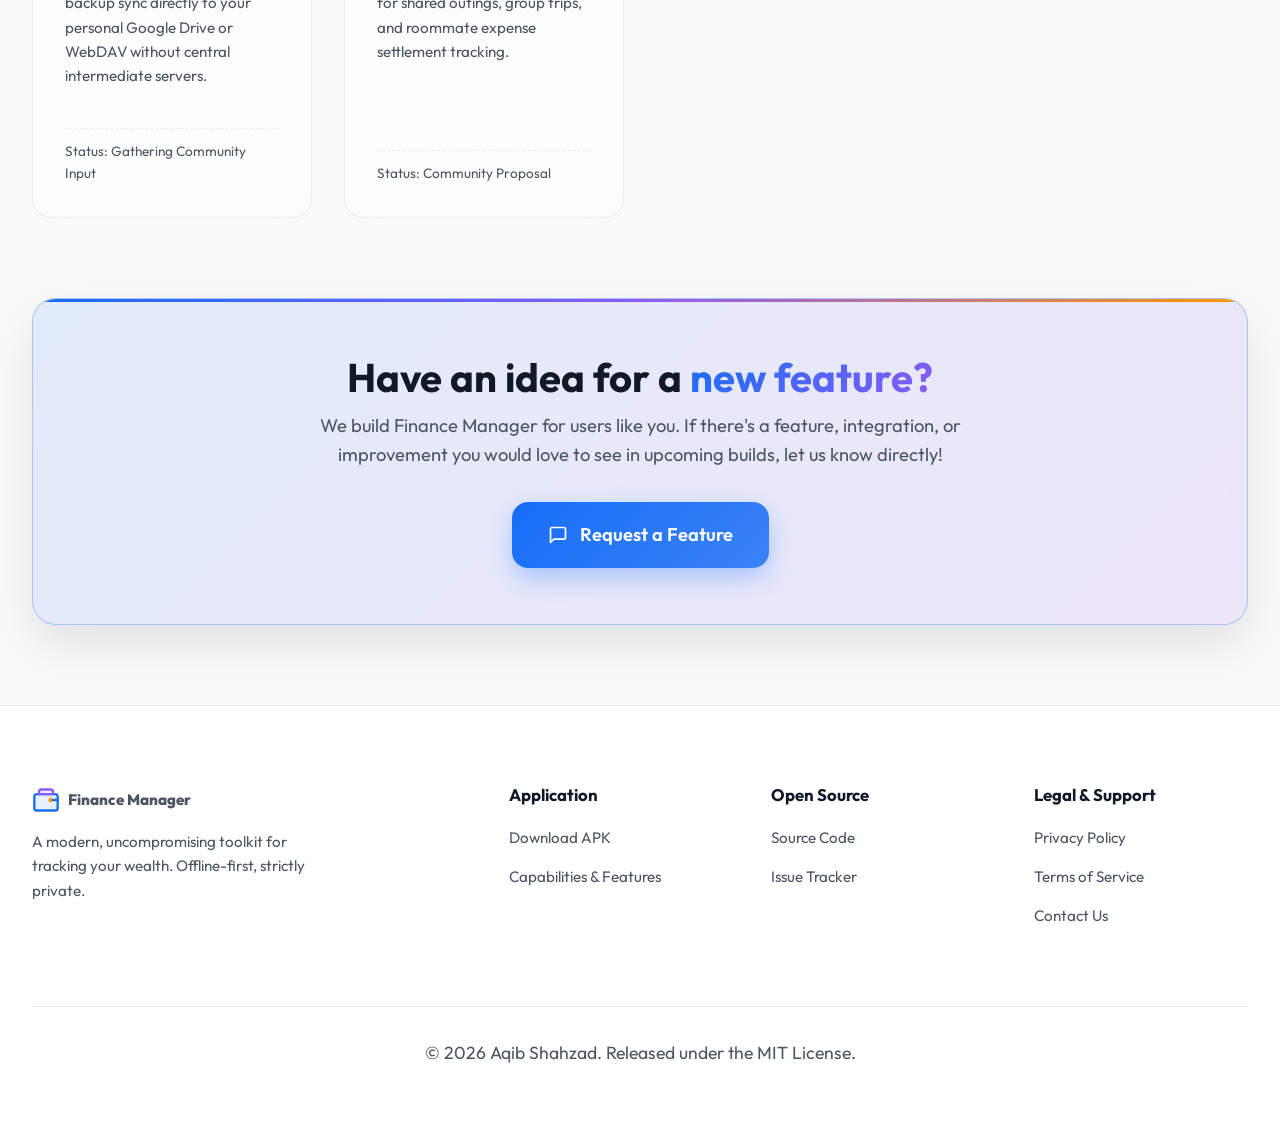
<file: features.html>
<!DOCTYPE html>
<html lang="en" data-theme="dark">
<head>
    <meta charset="UTF-8">
    <meta name="viewport" content="width=device-width, initial-scale=1.0">
    <title>All Capabilities & Upcoming Features | Finance Manager</title>
    <meta name="description" content="Explore all features, advanced capabilities, multi-currency engine, and upcoming roadmap for Finance Manager Android app. Request new features directly.">
    <link rel="stylesheet" href="index.css?v=8">
    <link rel="icon" href="data:image/svg+xml,<svg xmlns=%22http://www.w3.org/2000/svg%22 viewBox=%220 0 100 100%22><text y=%22.9em%22 font-size=%2290%22>🪙</text></svg>">
</head>
<body>
    <div class="bg-mesh"></div>

    <!-- Navigation Bar -->
    <nav class="navbar">
        <div class="container">
            <a href="index.html" class="logo">
                <svg viewBox="0 0 24 24" fill="none">
                    <path d="M20 7H4a2 2 0 0 0-2 2v10a2 2 0 0 0 2 2h16a2 2 0 0 0 2-2V9a2 2 0 0 0-2-2z" stroke="var(--primary)" stroke-width="2" fill="rgba(22,110,247,0.1)"/>
                    <path d="M16 14a2 2 0 1 0 0-4 2 2 0 0 0 0 4z" fill="var(--warning)"/>
                    <path d="M22 12h-4" stroke="var(--primary)" stroke-width="2" stroke-linecap="round"/>
                    <path d="M8 3h8a2 2 0 0 1 2 2v2H6V5a2 2 0 0 1 2-2z" stroke="var(--accent)" stroke-width="2" fill="rgba(139, 92, 246, 0.1)"/>
                </svg>
                Finance Manager
            </a>
            <button class="mobile-menu-btn" aria-label="Toggle Menu">
                <svg viewBox="0 0 24 24" fill="none" stroke="currentColor">
                    <path d="M4 6h16M4 12h16M4 18h16" stroke-linecap="round" stroke-linejoin="round"/>
                </svg>
            </button>
            <div class="nav-links">
                <a href="features.html" style="color: var(--primary); font-weight: 700;">Features</a>
                <a href="downloads.html">Downloads</a>
                <a href="index.html#open-source">Open Source</a>
                <a href="index.html#faq">Questions</a>
                <a href="contact.html">Contact</a>
                <a href="https://github.com/aqibshahzad4485/financemanager" target="_blank" rel="noopener noreferrer">Source Code</a>
                <button id="theme-toggle" class="theme-toggle" aria-label="Toggle Theme">
                    <svg viewBox="0 0 24 24"><path d="M12 3v1m0 16v1m9-9h-1M4 12H3m15.364 6.364l-.707-.707M6.343 6.343l-.707-.707m12.728 0l-.707.707M6.343 17.657l-.707.707M16 12a4 4 0 11-8 0 4 4 0 018 0z" stroke="currentColor" stroke-width="2" stroke-linecap="round" stroke-linejoin="round"/></svg>
                </button>
            </div>
        </div>
    </nav>

    <!-- Main Container -->
    <div class="container features-container">
        <!-- Hero Header -->
        <div class="features-hero reveal">
            <span class="hero-badge">ENGINEERED FOR COMPLEX FINANCES · 100% PRIVATE & OFFLINE</span>
            <h1>All Capabilities & <span class="gradient-text">Product Roadmap.</span></h1>
            <p style="max-width: 720px; margin: 0 auto;">From multi-currency ledgers to custom analytics, debt tracking, and strict privacy, explore everything Finance Manager offers today and what we are building next.</p>
        </div>

        <!-- Category 1: Multi-Currency & Core Engine -->
        <div class="reveal">
            <div class="category-header">
                <span class="category-tag">Core Engine</span>
                <h2>Multi-Currency & Core Engine</h2>
            </div>
            
            <div class="features-grid">
                <div class="feature-card">
                    <div class="feature-icon-wrapper">
                        <svg viewBox="0 0 24 24" fill="none">
                            <circle cx="12" cy="12" r="10" stroke="var(--primary)" stroke-width="2" fill="rgba(22,110,247,0.1)"/>
                            <path d="M12 2a15.3 15.3 0 0 1 4 10 15.3 15.3 0 0 1-4 10 15.3 15.3 0 0 1-4-10 15.3 15.3 0 0 1 4-10z" stroke="var(--accent)" stroke-width="2"/>
                            <path d="M2 12h20" stroke="var(--primary)" stroke-width="2"/>
                            <circle cx="18" cy="18" r="5" fill="var(--warning)" stroke="var(--bg-color)" stroke-width="2"/>
                            <path d="M18 15.5v5m-1.5-2.5h3" stroke="var(--bg-color)" stroke-width="1.5" stroke-linecap="round"/>
                        </svg>
                    </div>
                    <h3>Global Multi-Currency</h3>
                    <p>Travel or invest globally? Finance Manager inherently supports multiple currencies, letting you track assets natively without manual conversions or inaccurate exchange rates.</p>
                </div>

                <div class="feature-card">
                    <div class="feature-icon-wrapper">
                        <svg viewBox="0 0 24 24" fill="none">
                            <rect x="3" y="4" width="18" height="16" rx="3" stroke="var(--primary)" stroke-width="2" fill="rgba(22,110,247,0.1)"/>
                            <path d="M6 9l3 -3 3 3" stroke="var(--success)" stroke-width="2" stroke-linecap="round" stroke-linejoin="round"/>
                            <path d="M9 6v8" stroke="var(--success)" stroke-width="2" stroke-linecap="round"/>
                            <path d="M18 15l-3 3-3-3" stroke="var(--error)" stroke-width="2" stroke-linecap="round" stroke-linejoin="round"/>
                            <path d="M15 18v-8" stroke="var(--error)" stroke-width="2" stroke-linecap="round"/>
                        </svg>
                    </div>
                    <h3>Smart Inter-Currency Transfers</h3>
                    <p>Moving money between international accounts is seamless. Built-in logic handles custom exchange rates and balance adjustments automatically across different currencies.</p>
                </div>

                <div class="feature-card">
                    <div class="feature-icon-wrapper">
                        <svg viewBox="0 0 24 24" fill="none">
                            <rect x="4" y="6" width="16" height="14" rx="2" stroke="var(--primary)" stroke-width="2" fill="rgba(22,110,247,0.1)"/>
                            <path d="M16 10h.01M16 14h.01" stroke="var(--primary)" stroke-width="3" stroke-linecap="round"/>
                            <path d="M8 10h4m-4 4h4" stroke="var(--text-muted)" stroke-width="2" stroke-linecap="round"/>
                            <circle cx="12" cy="6" r="4.5" fill="var(--warning)" stroke="var(--bg-color)" stroke-width="2"/>
                            <path d="M12 4.5v3m-1.5-1.5h3" stroke="var(--bg-color)" stroke-width="1.5" stroke-linecap="round"/>
                        </svg>
                    </div>
                    <h3>Loans & Debt Management</h3>
                    <p>Don't lose track of borrowed or lent money. Maintain a dedicated ledger for loans given out or debts owed, complete with settlement history and repayment tracking.</p>
                </div>

                <div class="feature-card">
                    <div class="feature-icon-wrapper">
                        <svg viewBox="0 0 24 24" fill="none">
                            <path d="M8 8C4 8 2 11 2 15s2 7 6 7c3 0 5-2 6-4 1-2 3-4 6-4 4 0 6 3 6 7s-2 7-6 7c-3 0-5-2-6-4-1-2-3-4-6-4z" stroke="var(--primary)" stroke-width="2" fill="rgba(22,110,247,0.1)"/>
                            <path d="M14 15l2-2 2 2m-2-2v6" stroke="var(--success)" stroke-width="2" stroke-linecap="round" stroke-linejoin="round"/>
                        </svg>
                    </div>
                    <h3>Unlimited Ledger Entries</h3>
                    <p>Log as many expenses, incomes, and transfers as you want without ever hitting a paywall, subscription, or forced upgrade limit.</p>
                </div>
            </div>
        </div>

        <!-- Category 2: Accounts, Budgets & Structure -->
        <div class="reveal" style="margin-top: 4rem;">
            <div class="category-header">
                <span class="category-tag">Management</span>
                <h2>Accounts, Budgets & Structure</h2>
            </div>

            <div class="features-grid">
                <div class="feature-card">
                    <div class="feature-icon-wrapper">
                        <svg viewBox="0 0 24 24" fill="none">
                            <rect x="2" y="6" width="16" height="12" rx="2" stroke="var(--primary)" stroke-width="2" fill="rgba(22,110,247,0.1)"/>
                            <path d="M6 4h14a2 2 0 0 1 2 2v10" stroke="var(--accent)" stroke-width="2" stroke-linecap="round"/>
                            <circle cx="14" cy="12" r="2" fill="var(--warning)"/>
                        </svg>
                    </div>
                    <h3>Wallets & Accounts</h3>
                    <p>Manage diverse financial assets seamlessly. Track cash wallets, checking accounts, credit cards, and savings accounts in their respective currencies.</p>
                </div>

                <div class="feature-card">
                    <div class="feature-icon-wrapper">
                        <svg viewBox="0 0 24 24" fill="none">
                            <path d="M3 6h6l2 2h10v10a2 2 0 0 1-2 2H3a2 2 0 0 1-2-2V8a2 2 0 0 1 2-2z" stroke="var(--warning)" stroke-width="2" fill="rgba(255,152,0,0.1)"/>
                            <path d="M8 14h8M8 18h5" stroke="var(--success)" stroke-width="2" stroke-linecap="round"/>
                        </svg>
                    </div>
                    <h3>Smart Categories & Tags</h3>
                    <p>Organize your spending with custom categories and tags. Classify transactions to see where your money flows every single month.</p>
                </div>

                <div class="feature-card">
                    <div class="feature-icon-wrapper">
                        <svg viewBox="0 0 24 24" fill="none">
                            <circle cx="12" cy="12" r="10" stroke="var(--primary)" stroke-width="2"/>
                            <circle cx="12" cy="12" r="5" stroke="var(--error)" stroke-width="2" fill="rgba(244,67,54,0.1)"/>
                            <path d="M12 2v4M12 18v4M2 12h4M18 12h4" stroke="var(--accent)" stroke-width="2" stroke-linecap="round"/>
                        </svg>
                    </div>
                    <h3>Advanced Budgeting</h3>
                    <p>Set strict limits for individual categories or overall spending. Monitor your progress with real-time indicators to prevent overspending.</p>
                </div>

                <div class="feature-card">
                    <div class="feature-icon-wrapper">
                        <svg viewBox="0 0 24 24" fill="none">
                            <rect x="3" y="3" width="7" height="7" rx="2" fill="var(--success)"/>
                            <rect x="14" y="3" width="7" height="7" rx="2" fill="var(--warning)"/>
                            <rect x="3" y="14" width="7" height="7" rx="2" fill="var(--accent)"/>
                            <rect x="14" y="14" width="7" height="7" rx="2" fill="var(--primary)"/>
                            <path d="M6.5 10v4m11-4v4m-11-2h11" stroke="var(--text-muted)" stroke-width="2" stroke-linecap="round" stroke-linejoin="round"/>
                        </svg>
                    </div>
                    <h3>Infinite Granularity</h3>
                    <p>Structure your finances your way. From crypto holdings to cash piggy banks, customize labels and structures to match your personal system.</p>
                </div>
            </div>
        </div>

        <!-- Category 3: Analytics, Reports & Privacy -->
        <div class="reveal" style="margin-top: 4rem;">
            <div class="category-header">
                <span class="category-tag">Insights & Security</span>
                <h2>Analytics, Privacy & Controls</h2>
            </div>

            <div class="features-grid">
                <div class="feature-card">
                    <div class="feature-icon-wrapper">
                        <svg viewBox="0 0 24 24" fill="none">
                            <circle cx="12" cy="12" r="10" stroke="var(--primary)" stroke-width="2"/>
                            <path d="M12 2a10 10 0 0 1 10 10h-10v-10z" fill="var(--accent)"/>
                            <path d="M12 12h10a10 10 0 0 1-10 10v-10z" fill="var(--warning)"/>
                            <path d="M12 12v10a10 10 0 0 1-10-10h10z" fill="var(--success)"/>
                            <path d="M12 12h-10a10 10 0 0 1 10-10v10z" fill="rgba(22,110,247,0.1)"/>
                        </svg>
                    </div>
                    <h3>Visual Insights & Charts</h3>
                    <p>Understand spending habits instantly. Generative charts and aesthetic analytics reveal breakdown by category, trend over time, and net balance changes.</p>
                </div>

                <div class="feature-card">
                    <div class="feature-icon-wrapper">
                        <svg viewBox="0 0 24 24" fill="none">
                            <path d="M12 22s8-4 8-10V5l-8-3-8 3v7c0 6 8 10 8 10z" stroke="var(--primary)" stroke-width="2" fill="rgba(22,110,247,0.1)"/>
                            <circle cx="12" cy="11" r="3" stroke="var(--success)" stroke-width="2"/>
                            <path d="M12 14v3" stroke="var(--success)" stroke-width="2" stroke-linecap="round"/>
                            <path d="M9 11c0-1.66 1.34-3 3-3s3 1.34 3 3" stroke="var(--success)" stroke-width="2" stroke-linecap="round"/>
                        </svg>
                    </div>
                    <h3>Absolute Privacy & Offline</h3>
                    <p>Your financial footprint is strictly yours. Finance Manager operates 100% offline with zero cloud lock-in, zero backend servers, and zero telemetry.</p>
                </div>

                <div class="feature-card">
                    <div class="feature-icon-wrapper">
                        <svg viewBox="0 0 24 24" fill="none">
                            <path d="M12 15v-9m-3 3l3-3 3 3" stroke="var(--success)" stroke-width="2" stroke-linecap="round" stroke-linejoin="round"/>
                            <path d="M20 16v3a2 2 0 0 1-2 2H6a2 2 0 0 1-2-2v-3" stroke="var(--primary)" stroke-width="2" stroke-linecap="round"/>
                            <path d="M8 21h8" stroke="var(--accent)" stroke-width="2" stroke-linecap="round"/>
                        </svg>
                    </div>
                    <h3>Database Backup & Export</h3>
                    <p>Never lose your history. Backup and restore your raw database locally, or export your full transaction records into CSV and PDF reports.</p>
                </div>

                <div class="feature-card">
                    <div class="feature-icon-wrapper">
                        <svg viewBox="0 0 24 24" fill="none">
                            <path d="M18 8A6 6 0 0 0 6 8c0 7-3 9-3 9h18s-3-2-3-9" stroke="var(--warning)" stroke-width="2" fill="rgba(255,152,0,0.1)"/>
                            <path d="M13.73 21a2 2 0 0 1-3.46 0" stroke="var(--error)" stroke-width="2" stroke-linecap="round"/>
                            <circle cx="18" cy="6" r="3" fill="var(--error)"/>
                        </svg>
                    </div>
                    <h3>Custom Alerts & Themes</h3>
                    <p>Set custom notifications for budget thresholds and loan settlements. Seamlessly toggle between crafted Dark and Light visual themes.</p>
                </div>
            </div>
        </div>

        <!-- Category 4: Upcoming Features & Roadmap -->
        <div class="reveal" style="margin-top: 5rem;">
            <div class="category-header">
                <span class="category-tag" style="background: rgba(139, 92, 246, 0.15); color: var(--accent);">Future Releases</span>
                <h2>Upcoming Features & Roadmap</h2>
            </div>
            <p>We are actively working on expanding Finance Manager while keeping its offline-first and privacy-focused promise intact. Here is a glance at our development roadmap:</p>

            <div class="roadmap-grid">
                <div class="roadmap-card">
                    <div>
                        <div class="roadmap-header">
                            <span class="status-badge status-in-progress">In Development</span>
                            <h3>Recurring Auto-Transactions</h3>
                        </div>
                        <p style="font-size: 0.95rem;">Automate routine financial entries. Set scheduled recurring logs for monthly salaries, utility bills, subscriptions, and rent.</p>
                    </div>
                    <div style="font-size: 0.85rem; color: var(--text-muted); margin-top: 1rem; border-top: 1px dashed var(--border-color); padding-top: 0.75rem;">
                        Target Release: Next Major Update
                    </div>
                </div>

                <div class="roadmap-card">
                    <div>
                        <div class="roadmap-header">
                            <span class="status-badge status-in-progress">In Development</span>
                            <h3>Smart CSV & Bank Import</h3>
                        </div>
                        <p style="font-size: 0.95rem;">Seamlessly import transaction history from bank CSV statements directly into your local database with intelligent category auto-mapping.</p>
                    </div>
                    <div style="font-size: 0.85rem; color: var(--text-muted); margin-top: 1rem; border-top: 1px dashed var(--border-color); padding-top: 0.75rem;">
                        Target Release: Next Major Update
                    </div>
                </div>

                <div class="roadmap-card">
                    <div>
                        <div class="roadmap-header">
                            <span class="status-badge status-planned">Planned</span>
                            <h3>Biometric & PIN Lock</h3>
                        </div>
                        <p style="font-size: 0.95rem;">Hardware-backed security layer allowing instant app unlocking via Fingerprint, Face ID, or a custom local Security PIN.</p>
                    </div>
                    <div style="font-size: 0.85rem; color: var(--text-muted); margin-top: 1rem; border-top: 1px dashed var(--border-color); padding-top: 0.75rem;">
                        Status: Queued for Development
                    </div>
                </div>

                <div class="roadmap-card">
                    <div>
                        <div class="roadmap-header">
                            <span class="status-badge status-planned">Planned</span>
                            <h3>Desktop Companion App</h3>
                        </div>
                        <p style="font-size: 0.95rem;">Cross-platform desktop application (Windows, macOS, Linux) to inspect analytics and manage ledgers on big screens.</p>
                    </div>
                    <div style="font-size: 0.85rem; color: var(--text-muted); margin-top: 1rem; border-top: 1px dashed var(--border-color); padding-top: 0.75rem;">
                        Status: Architecture Planning
                    </div>
                </div>

                <div class="roadmap-card">
                    <div>
                        <div class="roadmap-header">
                            <span class="status-badge status-consideration">Under Consideration</span>
                            <h3>Encrypted Personal Cloud Sync</h3>
                        </div>
                        <p style="font-size: 0.95rem;">Optional end-to-end encrypted backup sync directly to your personal Google Drive or WebDAV without central intermediate servers.</p>
                    </div>
                    <div style="font-size: 0.85rem; color: var(--text-muted); margin-top: 1rem; border-top: 1px dashed var(--border-color); padding-top: 0.75rem;">
                        Status: Gathering Community Input
                    </div>
                </div>

                <div class="roadmap-card">
                    <div>
                        <div class="roadmap-header">
                            <span class="status-badge status-consideration">Under Consideration</span>
                            <h3>Group Expense Splitter</h3>
                        </div>
                        <p style="font-size: 0.95rem;">Convenient bill-splitting tools for shared outings, group trips, and roommate expense settlement tracking.</p>
                    </div>
                    <div style="font-size: 0.85rem; color: var(--text-muted); margin-top: 1rem; border-top: 1px dashed var(--border-color); padding-top: 0.75rem;">
                        Status: Community Proposal
                    </div>
                </div>
            </div>
        </div>

        <!-- Request Feature CTA Banner -->
        <div class="request-feature-cta reveal">
            <h2>Have an idea for a <span class="gradient-text">new feature?</span></h2>
            <p>We build Finance Manager for users like you. If there's a feature, integration, or improvement you would love to see in upcoming builds, let us know directly!</p>
            <a href="contact.html?category=Feature+Request" class="btn btn-primary btn-large">
                <svg width="20" height="20" viewBox="0 0 24 24" fill="none" stroke="currentColor" stroke-width="2" stroke-linecap="round" stroke-linejoin="round"><path d="M21 15a2 2 0 0 1-2 2H7l-4 4V5a2 2 0 0 1 2-2h14a2 2 0 0 1 2 2z"></path></svg>
                Request a Feature
            </a>
        </div>
    </div>

    <!-- Footer -->
    <footer class="footer">
        <div class="container">
            <div class="footer-grid">
                <div class="footer-col footer-brand">
                    <a href="index.html" class="logo" style="margin-bottom: 1rem;">
                        <svg viewBox="0 0 24 24" fill="none">
                            <path d="M20 7H4a2 2 0 0 0-2 2v10a2 2 0 0 0 2 2h16a2 2 0 0 0 2-2V9a2 2 0 0 0-2-2z" stroke="var(--primary)" stroke-width="2" fill="rgba(22,110,247,0.1)"/>
                            <path d="M16 14a2 2 0 1 0 0-4 2 2 0 0 0 0 4z" fill="var(--warning)"/>
                            <path d="M22 12h-4" stroke="var(--primary)" stroke-width="2" stroke-linecap="round"/>
                            <path d="M8 3h8a2 2 0 0 1 2 2v2H6V5a2 2 0 0 1 2-2z" stroke="var(--accent)" stroke-width="2" fill="rgba(139, 92, 246, 0.1)"/>
                        </svg>
                        Finance Manager
                    </a>
                    <p style="max-width: 300px;">A modern, uncompromising toolkit for tracking your wealth. Offline-first, strictly private.</p>
                </div>
                <div class="footer-col">
                    <h4>Application</h4>
                    <ul>
                        <li><a href="downloads.html">Download APK</a></li>
                        <li><a href="features.html">Capabilities & Features</a></li>
                    </ul>
                </div>
                <div class="footer-col">
                    <h4>Open Source</h4>
                    <ul>
                        <li><a href="https://github.com/aqibshahzad4485/financemanager" target="_blank" rel="noopener noreferrer">Source Code</a></li>
                        <li><a href="https://github.com/aqibshahzad4485/financemanager/issues" target="_blank" rel="noopener noreferrer">Issue Tracker</a></li>
                    </ul>
                </div>
                <div class="footer-col">
                    <h4>Legal & Support</h4>
                    <ul>
                        <li><a href="privacy-policy.html">Privacy Policy</a></li>
                        <li><a href="terms.html">Terms of Service</a></li>
                        <li><a href="contact.html">Contact Us</a></li>
                    </ul>
                </div>
            </div>
            <div class="footer-bottom">
                <p>&copy; 2026 Aqib Shahzad. Released under the MIT License.</p>
            </div>
        </div>
    </footer>

    <script src="script.js"></script>
</body>
</html>
</file>
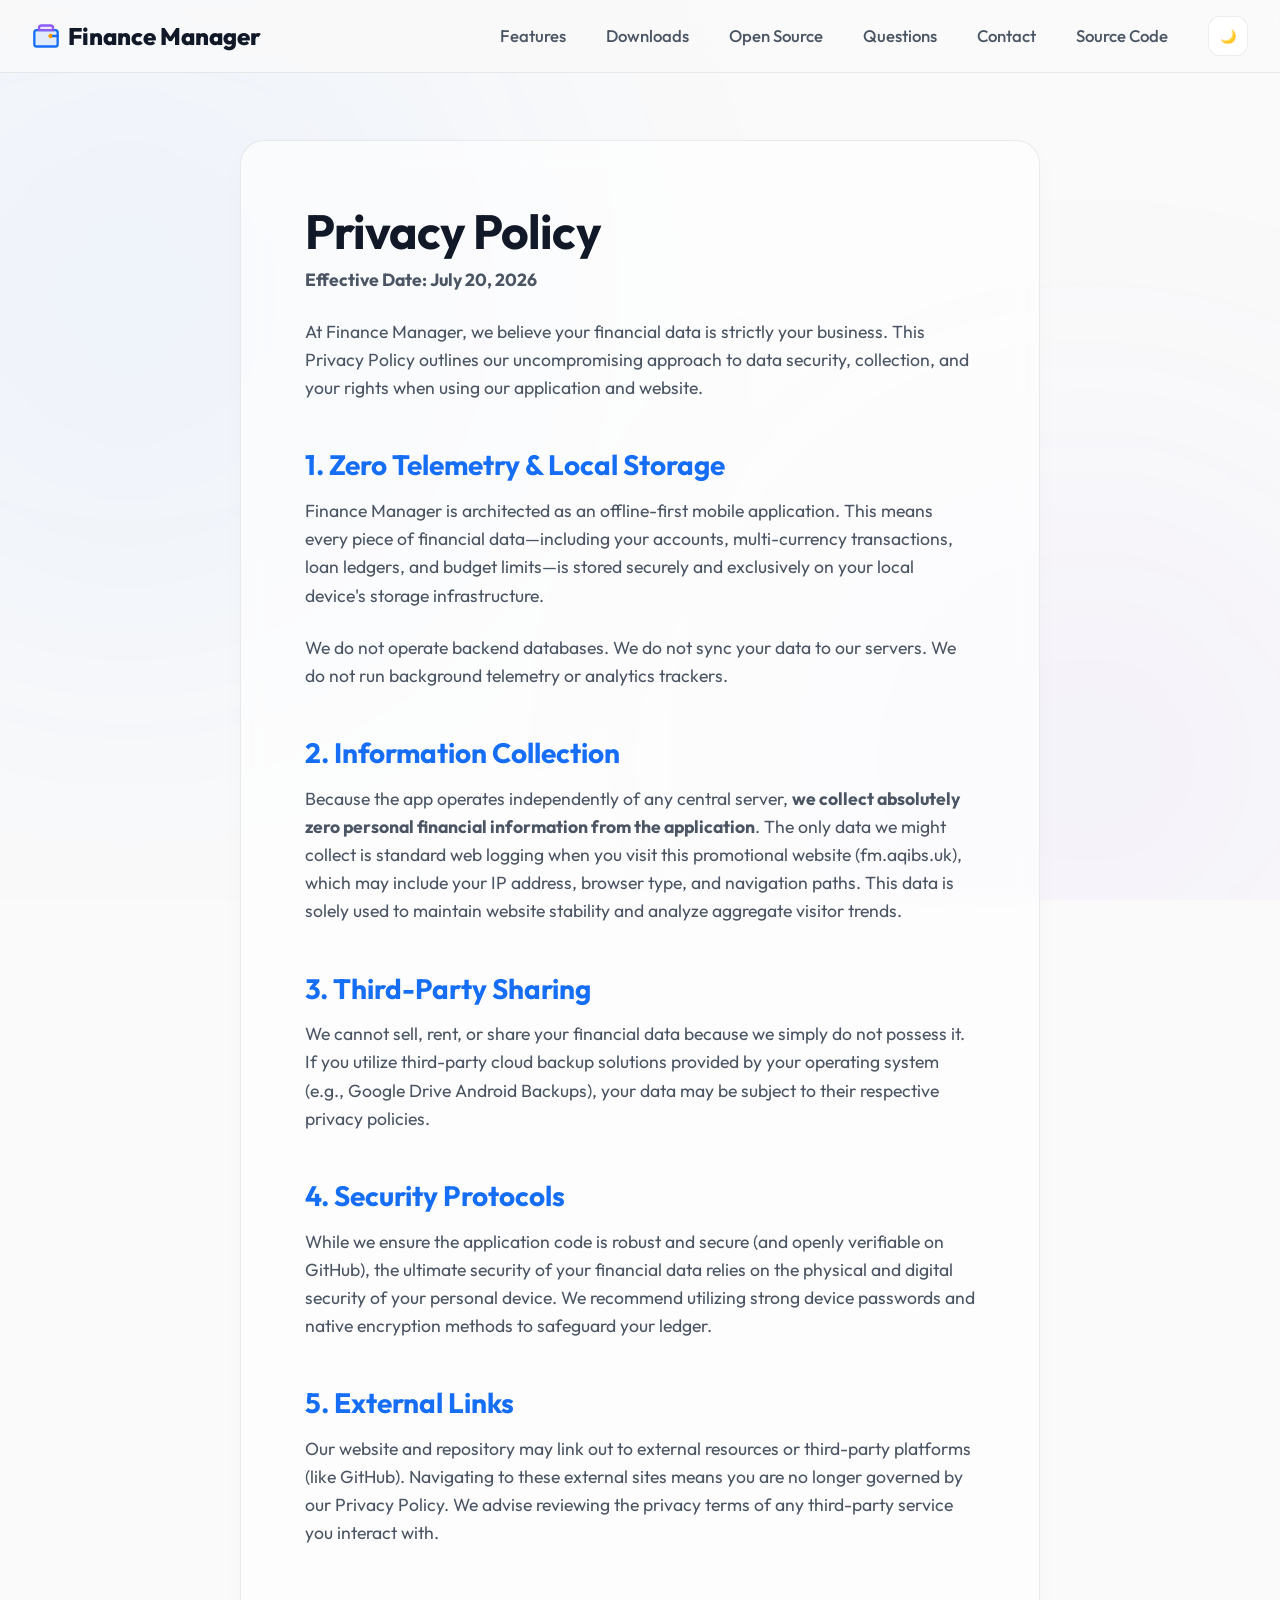
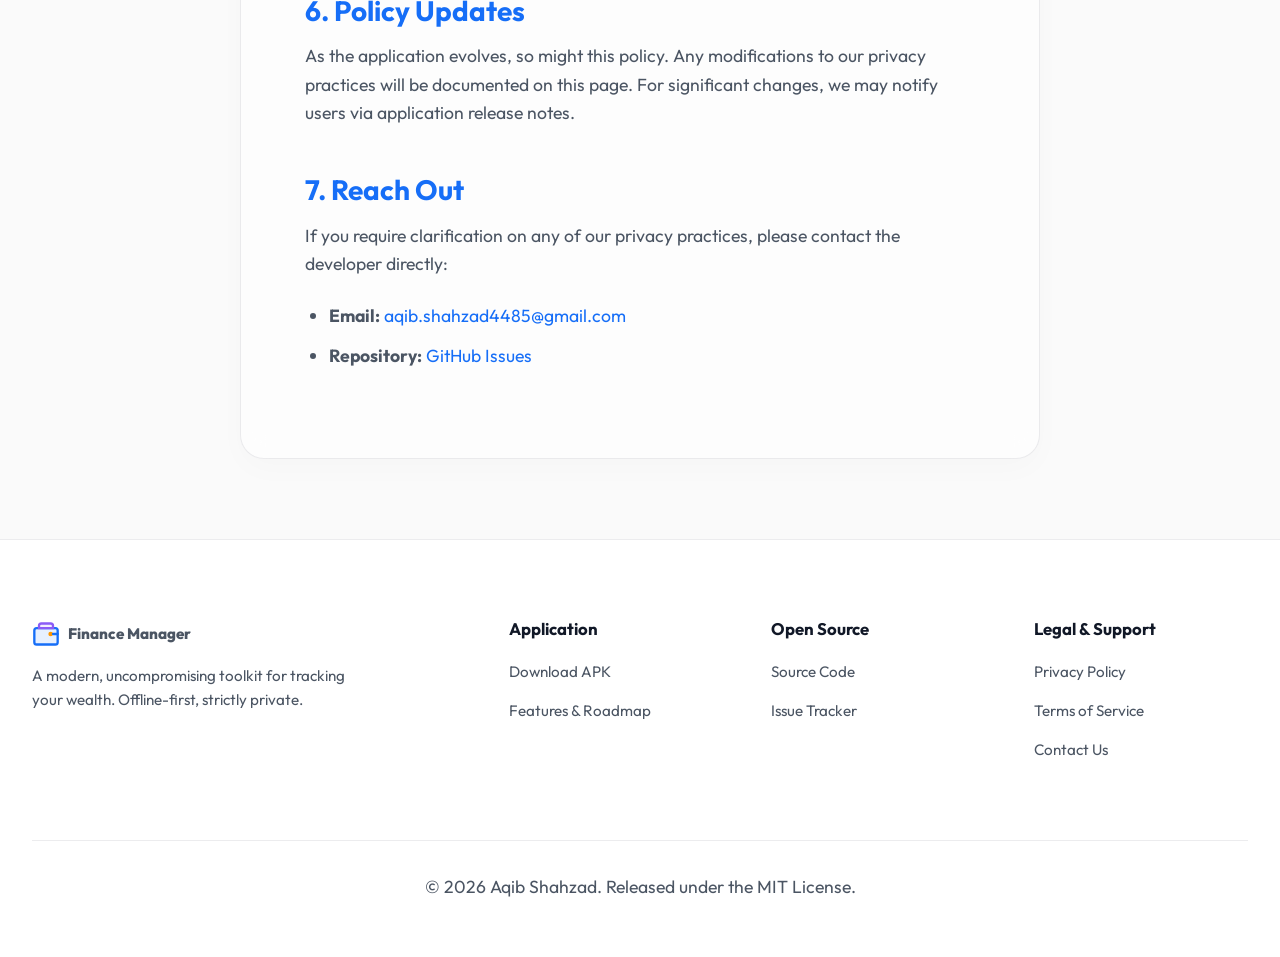
<file: privacy-policy.html>
<!DOCTYPE html>
<html lang="en" data-theme="dark">
<head>
    <meta charset="UTF-8">
    <meta name="viewport" content="width=device-width, initial-scale=1.0">
    <title>Privacy Policy | Finance Manager</title>
    <meta name="description" content="Privacy commitment and data policies for Finance Manager.">
    <link rel="stylesheet" href="index.css">
</head>
<body>
    <div class="bg-mesh"></div>

    <nav class="navbar">
        <div class="container">
            <a href="index.html" class="logo">
                <svg viewBox="0 0 24 24" fill="none">
                    <path d="M20 7H4a2 2 0 0 0-2 2v10a2 2 0 0 0 2 2h16a2 2 0 0 0 2-2V9a2 2 0 0 0-2-2z" stroke="var(--primary)" stroke-width="2" fill="rgba(22,110,247,0.1)"/>
                    <path d="M16 14a2 2 0 1 0 0-4 2 2 0 0 0 0 4z" fill="var(--warning)"/>
                    <path d="M22 12h-4" stroke="var(--primary)" stroke-width="2" stroke-linecap="round"/>
                    <path d="M8 3h8a2 2 0 0 1 2 2v2H6V5a2 2 0 0 1 2-2z" stroke="var(--accent)" stroke-width="2" fill="rgba(139, 92, 246, 0.1)"/>
                </svg>
                Finance Manager
            </a>
            <button class="mobile-menu-btn" aria-label="Toggle Menu">
                <svg viewBox="0 0 24 24" fill="none" stroke="currentColor">
                    <path d="M4 6h16M4 12h16M4 18h16" stroke-linecap="round" stroke-linejoin="round"/>
                </svg>
            </button>
            <div class="nav-links">
                <a href="features.html">Features</a>
                <a href="downloads.html">Downloads</a>
                <a href="index.html#open-source">Open Source</a>
                <a href="index.html#faq">Questions</a>
                <a href="contact.html">Contact</a>
                <a href="https://github.com/aqibshahzad4485/financemanager" target="_blank" rel="noopener noreferrer">Source Code</a>
                <button id="theme-toggle" class="theme-toggle" aria-label="Toggle Theme">
                    <svg viewBox="0 0 24 24"><path d="M12 3v1m0 16v1m9-9h-1M4 12H3m15.364 6.364l-.707-.707M6.343 6.343l-.707-.707m12.728 0l-.707.707M6.343 17.657l-.707.707M16 12a4 4 0 11-8 0 4 4 0 018 0z" stroke="currentColor" stroke-width="2" stroke-linecap="round" stroke-linejoin="round"/></svg>
                </button>
            </div>
        </div>
    </nav>

    <div class="container">
        <div class="legal-content reveal">
            <h1>Privacy Policy</h1>
            <p><strong>Effective Date: July 20, 2026</strong></p>
            
            <p>At Finance Manager, we believe your financial data is strictly your business. This Privacy Policy outlines our uncompromising approach to data security, collection, and your rights when using our application and website.</p>

            <h2>1. Zero Telemetry & Local Storage</h2>
            <p>Finance Manager is architected as an offline-first mobile application. This means every piece of financial data—including your accounts, multi-currency transactions, loan ledgers, and budget limits—is stored securely and exclusively on your local device's storage infrastructure.</p>
            <p>We do not operate backend databases. We do not sync your data to our servers. We do not run background telemetry or analytics trackers.</p>

            <h2>2. Information Collection</h2>
            <p>Because the app operates independently of any central server, <strong>we collect absolutely zero personal financial information from the application</strong>. The only data we might collect is standard web logging when you visit this promotional website (fm.aqibs.uk), which may include your IP address, browser type, and navigation paths. This data is solely used to maintain website stability and analyze aggregate visitor trends.</p>

            <h2>3. Third-Party Sharing</h2>
            <p>We cannot sell, rent, or share your financial data because we simply do not possess it. If you utilize third-party cloud backup solutions provided by your operating system (e.g., Google Drive Android Backups), your data may be subject to their respective privacy policies.</p>

            <h2>4. Security Protocols</h2>
            <p>While we ensure the application code is robust and secure (and openly verifiable on GitHub), the ultimate security of your financial data relies on the physical and digital security of your personal device. We recommend utilizing strong device passwords and native encryption methods to safeguard your ledger.</p>

            <h2>5. External Links</h2>
            <p>Our website and repository may link out to external resources or third-party platforms (like GitHub). Navigating to these external sites means you are no longer governed by our Privacy Policy. We advise reviewing the privacy terms of any third-party service you interact with.</p>

            <h2>6. Policy Updates</h2>
            <p>As the application evolves, so might this policy. Any modifications to our privacy practices will be documented on this page. For significant changes, we may notify users via application release notes.</p>

            <h2>7. Reach Out</h2>
            <p>If you require clarification on any of our privacy practices, please contact the developer directly:</p>
            <ul>
                <li><strong>Email:</strong> <a href="mailto:aqib.shahzad4485+financemanager@gmail.com">aqib.shahzad4485@gmail.com</a></li>
                <li><strong>Repository:</strong> <a href="https://github.com/aqibshahzad4485/financemanager" target="_blank" rel="noopener noreferrer">GitHub Issues</a></li>
            </ul>
        </div>
    </div>

    <footer class="footer">
        <div class="container">
            <div class="footer-grid">
                <div class="footer-col footer-brand">
                    <a href="index.html" class="logo" style="margin-bottom: 1rem;">
                        <svg viewBox="0 0 24 24" fill="none">
                            <path d="M20 7H4a2 2 0 0 0-2 2v10a2 2 0 0 0 2 2h16a2 2 0 0 0 2-2V9a2 2 0 0 0-2-2z" stroke="var(--primary)" stroke-width="2" fill="rgba(22,110,247,0.1)"/>
                            <path d="M16 14a2 2 0 1 0 0-4 2 2 0 0 0 0 4z" fill="var(--warning)"/>
                            <path d="M22 12h-4" stroke="var(--primary)" stroke-width="2" stroke-linecap="round"/>
                            <path d="M8 3h8a2 2 0 0 1 2 2v2H6V5a2 2 0 0 1 2-2z" stroke="var(--accent)" stroke-width="2" fill="rgba(139, 92, 246, 0.1)"/>
                        </svg>
                        Finance Manager
                    </a>
                    <p style="max-width: 320px;">A modern, uncompromising toolkit for tracking your wealth. Offline-first, strictly private.</p>
                </div>
                <div class="footer-col">
                    <h4>Application</h4>
                    <ul>
                        <li><a href="downloads.html">Download APK</a></li>
                        <li><a href="features.html">Features & Roadmap</a></li>
                    </ul>
                </div>
                <div class="footer-col">
                    <h4>Open Source</h4>
                    <ul>
                        <li><a href="https://github.com/aqibshahzad4485/financemanager" target="_blank" rel="noopener noreferrer">Source Code</a></li>
                        <li><a href="https://github.com/aqibshahzad4485/financemanager/issues" target="_blank" rel="noopener noreferrer">Issue Tracker</a></li>
                    </ul>
                </div>
                <div class="footer-col">
                    <h4>Legal & Support</h4>
                    <ul>
                        <li><a href="privacy-policy.html">Privacy Policy</a></li>
                        <li><a href="terms.html">Terms of Service</a></li>
                        <li><a href="contact.html">Contact Us</a></li>
                    </ul>
                </div>
            </div>
            <div class="footer-bottom">
                <p>&copy; 2026 Aqib Shahzad. Released under the MIT License.</p>
            </div>
        </div>
    </footer>

    <script src="script.js"></script>
</body>
</html>
</file>
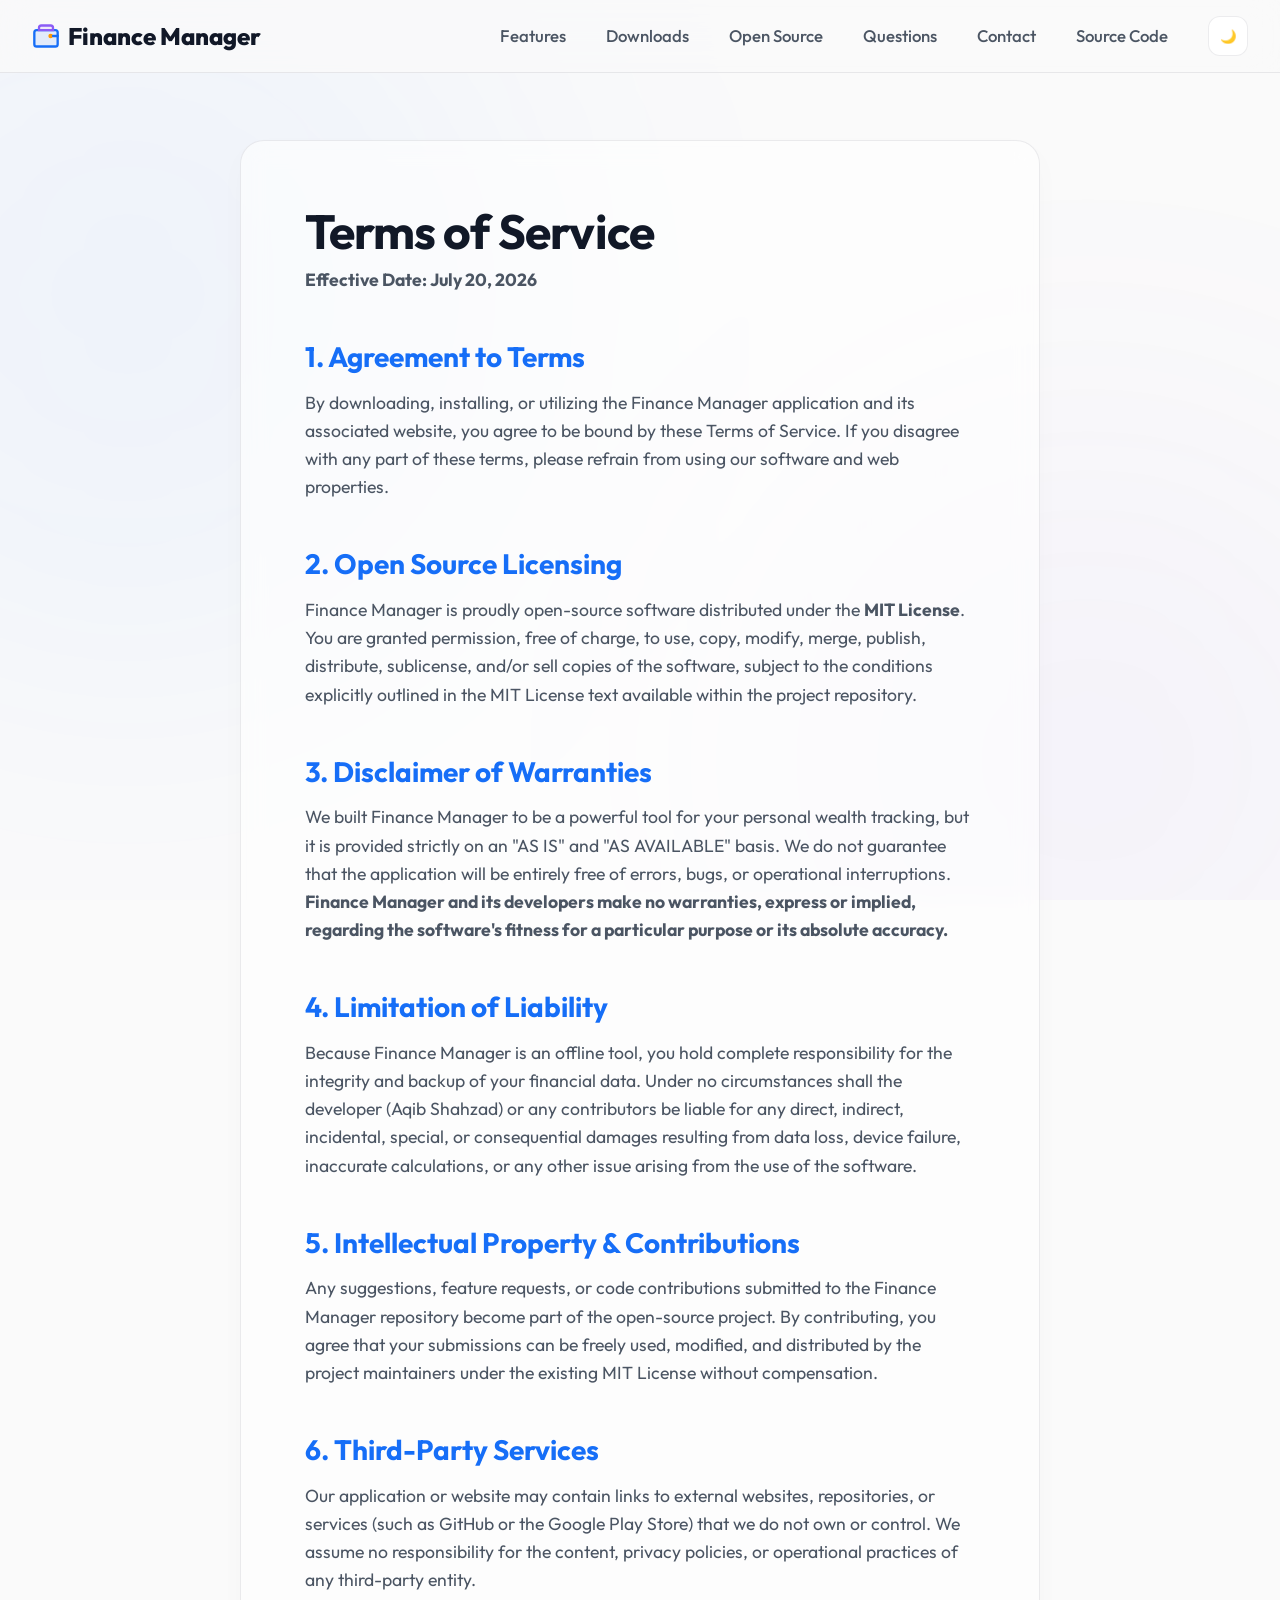
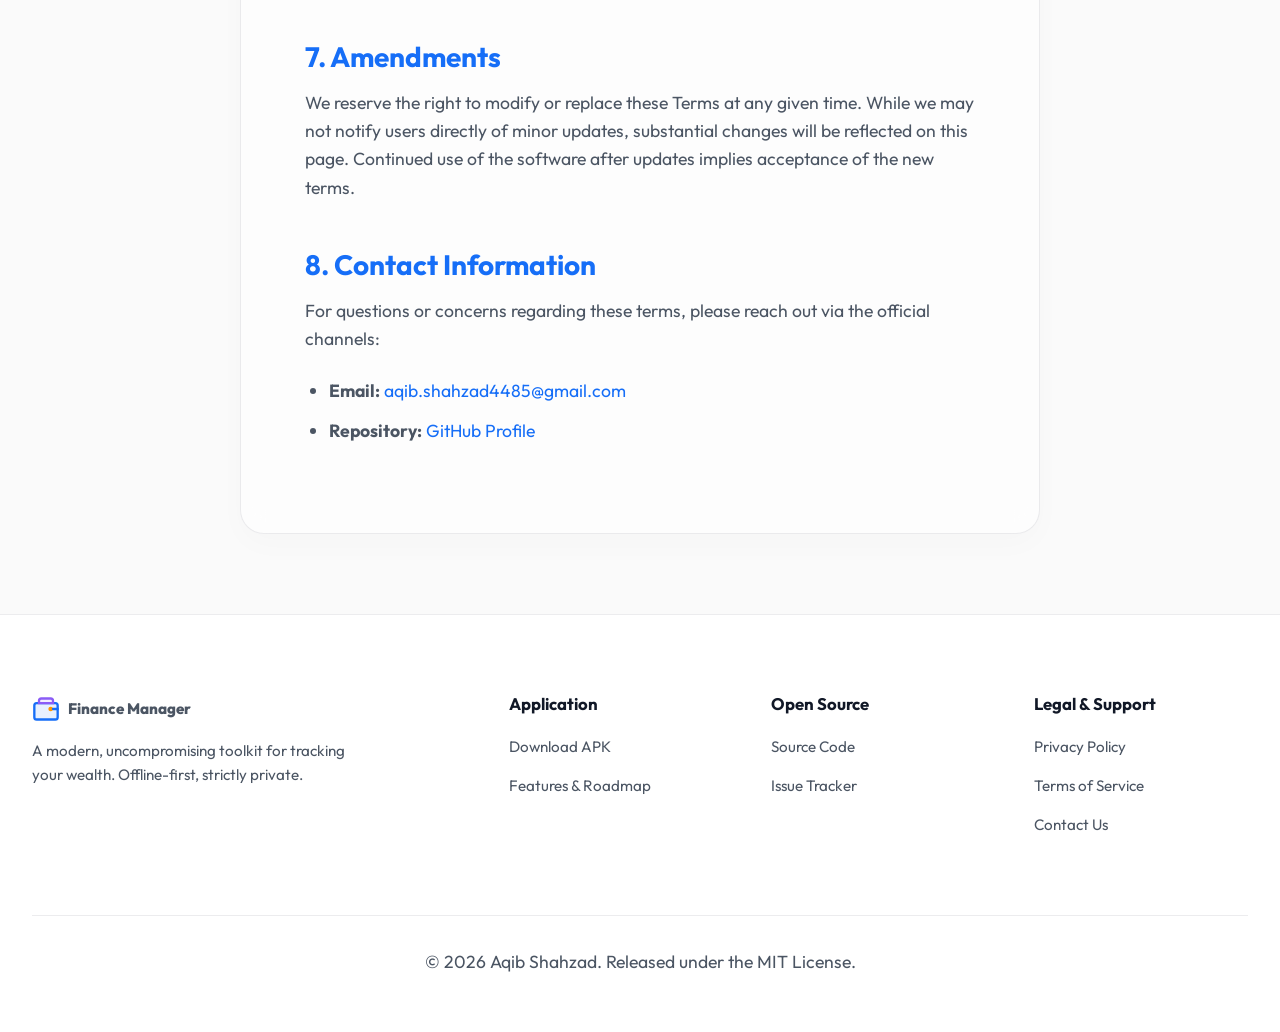
<file: terms.html>
<!DOCTYPE html>
<html lang="en" data-theme="dark">
<head>
    <meta charset="UTF-8">
    <meta name="viewport" content="width=device-width, initial-scale=1.0">
    <title>Terms & Conditions | Finance Manager</title>
    <meta name="description" content="Terms of Service for the Finance Manager application.">
    <link rel="stylesheet" href="index.css">
</head>
<body>
    <div class="bg-mesh"></div>

    <nav class="navbar">
        <div class="container">
            <a href="index.html" class="logo">
                <svg viewBox="0 0 24 24" fill="none">
                    <path d="M20 7H4a2 2 0 0 0-2 2v10a2 2 0 0 0 2 2h16a2 2 0 0 0 2-2V9a2 2 0 0 0-2-2z" stroke="var(--primary)" stroke-width="2" fill="rgba(22,110,247,0.1)"/>
                    <path d="M16 14a2 2 0 1 0 0-4 2 2 0 0 0 0 4z" fill="var(--warning)"/>
                    <path d="M22 12h-4" stroke="var(--primary)" stroke-width="2" stroke-linecap="round"/>
                    <path d="M8 3h8a2 2 0 0 1 2 2v2H6V5a2 2 0 0 1 2-2z" stroke="var(--accent)" stroke-width="2" fill="rgba(139, 92, 246, 0.1)"/>
                </svg>
                Finance Manager
            </a>
            <button class="mobile-menu-btn" aria-label="Toggle Menu">
                <svg viewBox="0 0 24 24" fill="none" stroke="currentColor">
                    <path d="M4 6h16M4 12h16M4 18h16" stroke-linecap="round" stroke-linejoin="round"/>
                </svg>
            </button>
            <div class="nav-links">
                <a href="features.html">Features</a>
                <a href="downloads.html">Downloads</a>
                <a href="index.html#open-source">Open Source</a>
                <a href="index.html#faq">Questions</a>
                <a href="contact.html">Contact</a>
                <a href="https://github.com/aqibshahzad4485/financemanager" target="_blank" rel="noopener noreferrer">Source Code</a>
                <button id="theme-toggle" class="theme-toggle" aria-label="Toggle Theme">
                    <svg viewBox="0 0 24 24"><path d="M12 3v1m0 16v1m9-9h-1M4 12H3m15.364 6.364l-.707-.707M6.343 6.343l-.707-.707m12.728 0l-.707.707M6.343 17.657l-.707.707M16 12a4 4 0 11-8 0 4 4 0 018 0z" stroke="currentColor" stroke-width="2" stroke-linecap="round" stroke-linejoin="round"/></svg>
                </button>
            </div>
        </div>
    </nav>

    <div class="container">
        <div class="legal-content reveal">
            <h1>Terms of Service</h1>
            <p><strong>Effective Date: July 20, 2026</strong></p>
            
            <h2>1. Agreement to Terms</h2>
            <p>By downloading, installing, or utilizing the Finance Manager application and its associated website, you agree to be bound by these Terms of Service. If you disagree with any part of these terms, please refrain from using our software and web properties.</p>
            
            <h2>2. Open Source Licensing</h2>
            <p>Finance Manager is proudly open-source software distributed under the <strong>MIT License</strong>. You are granted permission, free of charge, to use, copy, modify, merge, publish, distribute, sublicense, and/or sell copies of the software, subject to the conditions explicitly outlined in the MIT License text available within the project repository.</p>

            <h2>3. Disclaimer of Warranties</h2>
            <p>We built Finance Manager to be a powerful tool for your personal wealth tracking, but it is provided strictly on an "AS IS" and "AS AVAILABLE" basis. We do not guarantee that the application will be entirely free of errors, bugs, or operational interruptions. <strong>Finance Manager and its developers make no warranties, express or implied, regarding the software's fitness for a particular purpose or its absolute accuracy.</strong></p>

            <h2>4. Limitation of Liability</h2>
            <p>Because Finance Manager is an offline tool, you hold complete responsibility for the integrity and backup of your financial data. Under no circumstances shall the developer (Aqib Shahzad) or any contributors be liable for any direct, indirect, incidental, special, or consequential damages resulting from data loss, device failure, inaccurate calculations, or any other issue arising from the use of the software.</p>

            <h2>5. Intellectual Property & Contributions</h2>
            <p>Any suggestions, feature requests, or code contributions submitted to the Finance Manager repository become part of the open-source project. By contributing, you agree that your submissions can be freely used, modified, and distributed by the project maintainers under the existing MIT License without compensation.</p>

            <h2>6. Third-Party Services</h2>
            <p>Our application or website may contain links to external websites, repositories, or services (such as GitHub or the Google Play Store) that we do not own or control. We assume no responsibility for the content, privacy policies, or operational practices of any third-party entity.</p>

            <h2>7. Amendments</h2>
            <p>We reserve the right to modify or replace these Terms at any given time. While we may not notify users directly of minor updates, substantial changes will be reflected on this page. Continued use of the software after updates implies acceptance of the new terms.</p>

            <h2>8. Contact Information</h2>
            <p>For questions or concerns regarding these terms, please reach out via the official channels:</p>
            <ul>
                <li><strong>Email:</strong> <a href="mailto:aqib.shahzad4485+financemanager@gmail.com">aqib.shahzad4485@gmail.com</a></li>
                <li><strong>Repository:</strong> <a href="https://github.com/aqibshahzad4485/financemanager" target="_blank" rel="noopener noreferrer">GitHub Profile</a></li>
            </ul>
        </div>
    </div>

    <footer class="footer">
        <div class="container">
            <div class="footer-grid">
                <div class="footer-col footer-brand">
                    <a href="index.html" class="logo" style="margin-bottom: 1rem;">
                        <svg viewBox="0 0 24 24" fill="none">
                            <path d="M20 7H4a2 2 0 0 0-2 2v10a2 2 0 0 0 2 2h16a2 2 0 0 0 2-2V9a2 2 0 0 0-2-2z" stroke="var(--primary)" stroke-width="2" fill="rgba(22,110,247,0.1)"/>
                            <path d="M16 14a2 2 0 1 0 0-4 2 2 0 0 0 0 4z" fill="var(--warning)"/>
                            <path d="M22 12h-4" stroke="var(--primary)" stroke-width="2" stroke-linecap="round"/>
                            <path d="M8 3h8a2 2 0 0 1 2 2v2H6V5a2 2 0 0 1 2-2z" stroke="var(--accent)" stroke-width="2" fill="rgba(139, 92, 246, 0.1)"/>
                        </svg>
                        Finance Manager
                    </a>
                    <p style="max-width: 320px;">A modern, uncompromising toolkit for tracking your wealth. Offline-first, strictly private.</p>
                </div>
                <div class="footer-col">
                    <h4>Application</h4>
                    <ul>
                        <li><a href="downloads.html">Download APK</a></li>
                        <li><a href="features.html">Features & Roadmap</a></li>
                    </ul>
                </div>
                <div class="footer-col">
                    <h4>Open Source</h4>
                    <ul>
                        <li><a href="https://github.com/aqibshahzad4485/financemanager" target="_blank" rel="noopener noreferrer">Source Code</a></li>
                        <li><a href="https://github.com/aqibshahzad4485/financemanager/issues" target="_blank" rel="noopener noreferrer">Issue Tracker</a></li>
                    </ul>
                </div>
                <div class="footer-col">
                    <h4>Legal & Support</h4>
                    <ul>
                        <li><a href="privacy-policy.html">Privacy Policy</a></li>
                        <li><a href="terms.html">Terms of Service</a></li>
                        <li><a href="contact.html">Contact Us</a></li>
                    </ul>
                </div>
            </div>
            <div class="footer-bottom">
                <p>&copy; 2026 Aqib Shahzad. Released under the MIT License.</p>
            </div>
        </div>
    </footer>

    <script src="script.js"></script>
</body>
</html>
</file>
<file: index.css>
@import url('https://fonts.googleapis.com/css2?family=Outfit:wght@300;400;500;600;700;800&display=swap');

:root {
    /* Brand Colors from App */
    --primary: #166EF7;
    --primary-hover: #1059C9;
    --success: #43A546;
    --warning: #FF9800;
    --error: #F44336;
    --accent: #8b5CF6; /* New accent for gradient mix */

    /* Light Theme */
    --bg-color: #FAFAFA;
    --text-main: #111827;
    --text-muted: #4B5563;
    --card-bg: rgba(255, 255, 255, 0.6);
    --nav-bg: rgba(250, 250, 250, 0.85);
    --border-color: rgba(17, 24, 39, 0.08);
    --glow-color: rgba(22, 110, 247, 0.1);
    --surface: #ffffff;
}

[data-theme="dark"] {
    /* Dark Theme */
    --bg-color: #050505;
    --text-main: #F9FAFB;
    --text-muted: #9CA3AF;
    --card-bg: rgba(17, 24, 39, 0.4);
    --nav-bg: rgba(5, 5, 5, 0.85);
    --border-color: rgba(255, 255, 255, 0.08);
    --glow-color: rgba(22, 110, 247, 0.2);
    --surface: #111827;
    color-scheme: dark;
}

* {
    margin: 0;
    padding: 0;
    box-sizing: border-box;
    font-family: 'Outfit', sans-serif;
    transition: background-color 0.3s ease, color 0.3s ease, border-color 0.3s ease;
}

body {
    background-color: var(--bg-color);
    color: var(--text-main);
    line-height: 1.6;
    overflow-x: hidden;
    position: relative;
}

/* Background Gradients */
.bg-mesh {
    position: fixed;
    top: 0;
    left: 0;
    width: 100vw;
    height: 100vh;
    z-index: -1;
    overflow: hidden;
    pointer-events: none;
}
.bg-mesh::before, .bg-mesh::after {
    content: '';
    position: absolute;
    border-radius: 50%;
    filter: blur(150px);
    opacity: 0.5;
    animation: float 25s infinite ease-in-out alternate;
}
.bg-mesh::before {
    top: -10%;
    left: -20%;
    width: 60vw;
    height: 60vw;
    background: var(--glow-color);
}
.bg-mesh::after {
    bottom: -20%;
    right: -10%;
    width: 50vw;
    height: 50vw;
    background: rgba(139, 92, 246, 0.1); /* Subtle accent purple */
    animation-delay: -12s;
}

@keyframes float {
    0% { transform: translate(0, 0) scale(1); }
    100% { transform: translate(15%, 15%) scale(1.2); }
}

/* Typography utilities */
h1, h2, h3, h4 {
    font-weight: 700;
    line-height: 1.1;
    margin-bottom: 1rem;
    color: var(--text-main);
}
p {
    color: var(--text-muted);
    margin-bottom: 1.5rem;
    font-size: 1.1rem;
}
a {
    color: var(--primary);
    text-decoration: none;
    transition: color 0.2s ease;
}
a:hover {
    color: var(--primary-hover);
}
.gradient-text {
    background: linear-gradient(135deg, var(--primary), var(--accent));
    -webkit-background-clip: text;
    -webkit-text-fill-color: transparent;
    display: inline-block;
}

/* Layout Utilities */
.container {
    max-width: 1280px;
    margin: 0 auto;
    padding: 0 2rem;
}
.section {
    padding: 8rem 0;
}

/* Navbar */
.navbar {
    position: fixed;
    top: 0;
    width: 100%;
    padding: 1rem 0;
    background: var(--nav-bg);
    backdrop-filter: blur(16px);
    -webkit-backdrop-filter: blur(16px);
    border-bottom: 1px solid var(--border-color);
    z-index: 1000;
}
.navbar .container {
    display: flex;
    justify-content: space-between;
    align-items: center;
}
.logo {
    font-size: 1.5rem;
    font-weight: 800;
    display: flex;
    align-items: center;
    gap: 0.5rem;
    color: var(--text-main);
}
.logo svg {
    width: 28px;
    height: 28px;
}
.nav-links {
    display: flex;
    gap: 2.5rem;
    align-items: center;
}
.nav-links a {
    color: var(--text-muted);
    font-weight: 500;
    font-size: 1.05rem;
}
.nav-links a:hover {
    color: var(--primary);
}

/* Buttons */
.btn {
    display: inline-flex;
    align-items: center;
    justify-content: center;
    gap: 0.5rem;
    padding: 0.875rem 1.75rem;
    border-radius: 12px;
    font-weight: 600;
    cursor: pointer;
    border: none;
    transition: all 0.3s cubic-bezier(0.4, 0, 0.2, 1);
    font-size: 1.05rem;
}
.btn-primary {
    background: linear-gradient(135deg, var(--primary), #3B82F6);
    color: #fff !important;
    box-shadow: 0 4px 14px var(--glow-color);
}
.btn-primary:hover {
    transform: translateY(-2px);
    box-shadow: 0 8px 25px var(--glow-color);
}
.btn-outline {
    background: transparent;
    color: var(--text-main) !important;
    border: 1.5px solid var(--border-color);
}
.btn-outline:hover {
    border-color: var(--primary);
    background: var(--glow-color);
}

/* Hero Section: Side-by-Side */
.hero {
    min-height: 100vh;
    display: flex;
    align-items: center;
    padding-top: 80px;
}
.hero-container {
    display: flex;
    align-items: center;
    gap: 4rem;
}
.hero-content {
    flex: 1;
}
.hero-visual {
    flex: 1;
    position: relative;
}
.hero h1 {
    font-size: clamp(3.5rem, 6vw, 5.5rem);
    letter-spacing: -0.04em;
    margin-bottom: 1.5rem;
}
.hero p {
    font-size: 1.25rem;
    max-width: 540px;
    margin-bottom: 2.5rem;
}
.hero-btns {
    display: flex;
    gap: 1rem;
    flex-wrap: wrap;
}

/* Floating App Preview Cards */
.floating-cards {
    position: relative;
    width: 100%;
    height: 500px;
}
.card-mockup {
    position: absolute;
    background: var(--surface);
    border: 1px solid var(--border-color);
    border-radius: 20px;
    padding: 1.5rem;
    box-shadow: 0 25px 50px -12px rgba(0,0,0,0.25);
    backdrop-filter: blur(10px);
}
.card-1 {
    top: 50px;
    right: 0;
    width: 300px;
    z-index: 2;
    animation: float-y 6s infinite ease-in-out;
}
.card-2 {
    bottom: 50px;
    left: 20px;
    width: 260px;
    z-index: 1;
    animation: float-y 8s infinite ease-in-out reverse;
}
.mockup-row {
    display: flex;
    align-items: center;
    gap: 1rem;
    margin-bottom: 1rem;
}
.mockup-icon {
    width: 40px; height: 40px; border-radius: 12px;
}
.mockup-line {
    height: 8px; border-radius: 4px; background: var(--border-color);
}

@keyframes float-y {
    0% { transform: translateY(0); }
    50% { transform: translateY(-20px); }
    100% { transform: translateY(0); }
}

/* Features Grid */
.features-grid {
    display: grid;
    grid-template-columns: repeat(auto-fit, minmax(260px, 1fr));
    gap: 2rem;
    margin-top: 3rem;
}
.feature-card {
    background: var(--card-bg);
    border: 1px solid var(--border-color);
    border-radius: 24px;
    padding: 2.5rem;
    backdrop-filter: blur(20px);
    -webkit-backdrop-filter: blur(20px);
    transition: all 0.4s cubic-bezier(0.4, 0, 0.2, 1);
    position: relative;
    overflow: hidden;
}
/* Gradient Border Effect */
.feature-card::before {
    content: "";
    position: absolute;
    top: 0; left: 0; right: 0; height: 3px;
    background: linear-gradient(90deg, var(--primary), var(--accent));
    opacity: 0;
    transition: opacity 0.3s ease;
}
.feature-card:hover {
    transform: translateY(-8px);
    box-shadow: 0 20px 40px rgba(0,0,0,0.08);
}
.feature-card:hover::before {
    opacity: 1;
}
.feature-icon-wrapper {
    width: 56px;
    height: 56px;
    border-radius: 16px;
    background: var(--glow-color);
    display: flex;
    align-items: center;
    justify-content: center;
    margin-bottom: 1.5rem;
}
.feature-icon-wrapper svg {
    width: 32px;
    height: 32px;
}

/* Legal Pages Typography */
.legal-content {
    max-width: 800px;
    margin: 140px auto 5rem;
    background: var(--card-bg);
    padding: 4rem;
    border-radius: 24px;
    border: 1px solid var(--border-color);
    backdrop-filter: blur(12px);
    box-shadow: 0 10px 30px rgba(0,0,0,0.02);
}
.legal-content h1 {
    font-size: 3rem;
    margin-bottom: 0.5rem;
    letter-spacing: -0.02em;
}
.legal-content h2 {
    font-size: 1.75rem;
    margin-top: 3rem;
    margin-bottom: 1rem;
    color: var(--primary);
}
.legal-content p {
    font-size: 1.1rem;
}
.legal-content ul {
    margin-left: 1.5rem;
    margin-bottom: 1.5rem;
    color: var(--text-muted);
}
.legal-content li {
    margin-bottom: 0.75rem;
    font-size: 1.1rem;
}

/* Footer */
.footer {
    background: var(--surface);
    border-top: 1px solid var(--border-color);
    padding: 5rem 0 2rem;
}

.footer-grid {
    display: grid;
    grid-template-columns: 2fr 1fr 1fr 1fr;
    gap: 3rem;
    margin-bottom: 4rem;
}

.footer-brand p {
    font-size: 0.95rem;
    line-height: 1.6;
}

.footer-col h4 {
    margin-bottom: 1.25rem;
    font-size: 1.05rem;
    color: var(--text-main);
    font-weight: 700;
}

.footer-col ul {
    list-style: none;
}

.footer-col ul li {
    margin-bottom: 0.85rem;
}

.footer-col a {
    color: var(--text-muted);
    transition: color 0.2s ease;
    font-size: 0.95rem;
}

.footer-col a:hover {
    color: var(--primary);
}

.footer-bottom {
    text-align: center;
    padding-top: 2rem;
    border-top: 1px solid var(--border-color);
    color: var(--text-muted);
    font-size: 0.95rem;
}

/* Theme Toggle */
.theme-toggle {
    background: var(--surface);
    border: 1px solid var(--border-color);
    color: var(--text-main);
    cursor: pointer;
    padding: 0.5rem;
    display: flex;
    align-items: center;
    justify-content: center;
    border-radius: 12px;
    transition: all 0.2s ease;
    width: 40px;
    height: 40px;
}
.theme-toggle:hover {
    border-color: var(--primary);
    color: var(--primary);
}
.theme-toggle svg {
    width: 20px;
    height: 20px;
    fill: currentColor;
}

/* Mobile Menu Button */
.mobile-menu-btn {
    display: none;
    background: none;
    border: none;
    color: var(--text-main);
    cursor: pointer;
    padding: 0.5rem;
    z-index: 1001;
}
.mobile-menu-btn svg {
    width: 28px;
    height: 28px;
    stroke: currentColor;
    stroke-width: 2;
    transition: transform 0.3s ease;
}

/* Responsive */
@media (max-width: 992px) {
    .hero-container {
        flex-direction: column;
        text-align: center;
        padding-top: 40px;
    }
    .hero p {
        margin: 0 auto 2.5rem;
    }
    .hero-btns {
        justify-content: center;
    }
    .floating-cards {
        height: 400px;
    }
    .card-1 { right: 50%; transform: translateX(50%); top: 0; }
    .card-2 { display: none; }
}

@media (max-width: 768px) {
    .nav-links {
        position: absolute;
        top: 100%;
        left: 0;
        width: 100%;
        background: var(--nav-bg);
        backdrop-filter: blur(16px);
        -webkit-backdrop-filter: blur(16px);
        flex-direction: column;
        padding: 2rem;
        gap: 1.5rem;
        border-bottom: 1px solid var(--border-color);
        clip-path: polygon(0 0, 100% 0, 100% 0, 0 0);
        transition: clip-path 0.4s cubic-bezier(0.4, 0, 0.2, 1);
        pointer-events: none;
    }
    .nav-links.active {
        clip-path: polygon(0 0, 100% 0, 100% 100%, 0 100%);
        pointer-events: auto;
    }
    .nav-links a {
        display: block;
        width: 100%;
        text-align: center;
        font-size: 1.1rem;
        padding: 0.5rem 0;
    }
    .mobile-menu-btn {
        display: block;
    }
    .hero h1 {
        font-size: 2.5rem;
    }
    .section {
        padding: 4rem 1rem;
    }
    .legal-content {
        padding: 1.5rem !important;
        margin: 80px 1rem 2rem !important;
    }
    .theme-toggle {
        margin: 0 auto;
        width: 100%;
        max-width: 200px;
    }
}

/* Micro-animations */
.reveal {
    opacity: 0;
    transform: translateY(40px);
    transition: all 1s cubic-bezier(0.16, 1, 0.3, 1);
}
.reveal.active {
    opacity: 1;
    transform: translateY(0);
}

/* Form Controls */
.form-group {
    margin-bottom: 2rem;
    position: relative;
}
.form-label {
    display: block;
    margin-bottom: 0.5rem;
    font-weight: 600;
    color: var(--text-main);
}
.form-control {
    box-sizing: border-box;
    display: block;
    width: 100%;
    padding: 1rem 1.25rem;
    border-radius: 12px;
    border: 2px solid transparent;
    background-color: var(--surface);
    color: var(--text-main);
    font-size: 1rem;
    font-family: 'Outfit', sans-serif;
    transition: all 0.3s cubic-bezier(0.4, 0, 0.2, 1);
    outline: none;
    box-shadow: 0 2px 4px rgba(0,0,0,0.02) inset;
}
[data-theme="dark"] .form-control {
    background-color: rgba(255, 255, 255, 0.03);
    border: 1px solid rgba(255, 255, 255, 0.1);
}
.form-control:hover {
    transform: translateY(-2px);
    box-shadow: 0 4px 12px rgba(0,0,0,0.05);
}
[data-theme="dark"] .form-control:hover {
    border-color: rgba(255, 255, 255, 0.2);
    box-shadow: 0 4px 12px rgba(0,0,0,0.2);
}
.form-control:focus {
    border-color: var(--primary);
    transform: translateY(-2px);
    box-shadow: 0 0 0 4px rgba(22, 110, 247, 0.15);
}
textarea.form-control {
    resize: vertical;
    min-height: 120px;
}
.char-counter {
    position: absolute;
    bottom: -1.25rem;
    right: 0.5rem;
    font-size: 0.8rem;
    color: var(--text-muted);
    font-weight: 500;
    transition: color 0.3s ease;
}
.char-counter.limit-reached {
    color: var(--error);
}
select.form-control {
    appearance: none;
    background-image: url("data:image/svg+xml,%3Csvg viewBox='0 0 24 24' fill='none' xmlns='http://www.w3.org/2000/svg'%3E%3Cpath d='M6 9l6 6 6-6' stroke='%234B5563' stroke-width='2' stroke-linecap='round' stroke-linejoin='round'/%3E%3C/svg%3E") !important;
    background-repeat: no-repeat !important;
    background-position: right 1.25rem center !important;
    background-size: 1.5em !important;
    padding-right: 3rem;
}
select.form-control option {
    background-color: #111827 !important;
    color: #F9FAFB !important;
}
[data-theme="dark"] select.form-control {
    background-image: url("data:image/svg+xml,%3Csvg viewBox='0 0 24 24' fill='none' xmlns='http://www.w3.org/2000/svg'%3E%3Cpath d='M6 9l6 6 6-6' stroke='%239CA3AF' stroke-width='2' stroke-linecap='round' stroke-linejoin='round'/%3E%3C/svg%3E") !important;
    background-repeat: no-repeat !important;
    background-position: right 1.25rem center !important;
    background-size: 1.5em !important;
    color-scheme: dark !important;
}

/* Global Code Formatting */
code {
    font-family: monospace, SFMono-Regular, Consolas;
    word-break: break-word;
    overflow-wrap: anywhere;
    background: rgba(0, 0, 0, 0.05);
    padding: 0.15rem 0.4rem;
    border-radius: 6px;
    font-size: 0.88em;
    max-width: 100%;
}
[data-theme="dark"] code {
    background: rgba(255, 255, 255, 0.08);
}

/* ==========================================================================
   Downloads Page Custom Styles
   ========================================================================== */
.downloads-container {
    padding-top: 140px;
    padding-bottom: 5rem;
    max-width: 1000px;
    margin: 0 auto;
}

.downloads-header {
    text-align: center;
    margin-bottom: 3.5rem;
}

.downloads-header h1 {
    font-size: 3rem;
    margin-bottom: 0.75rem;
    word-break: break-word;
}

.hero-badge {
    display: inline-block;
    padding: 0.5rem 1.25rem;
    border-radius: 50px;
    background: var(--glow-color);
    color: var(--primary);
    font-weight: 600;
    margin-bottom: 1.5rem;
    font-size: 0.9rem;
    letter-spacing: 0.5px;
    max-width: 100%;
    word-break: break-word;
    line-height: 1.4;
}

/* Featured Download Card */
.download-featured-card {
    background: var(--card-bg);
    backdrop-filter: blur(20px);
    -webkit-backdrop-filter: blur(20px);
    border: 1px solid rgba(22, 110, 247, 0.3);
    box-shadow: 0 20px 50px rgba(0, 0, 0, 0.15), 0 0 30px var(--glow-color);
    border-radius: 24px;
    padding: 3rem;
    position: relative;
    overflow: hidden;
    margin-bottom: 4rem;
    transition: transform 0.3s ease, box-shadow 0.3s ease;
}

.download-featured-card:hover {
    transform: translateY(-4px);
    box-shadow: 0 25px 60px rgba(0, 0, 0, 0.2), 0 0 40px rgba(22, 110, 247, 0.25);
}

.download-featured-card::before {
    content: '';
    position: absolute;
    top: 0;
    left: 0;
    right: 0;
    height: 4px;
    background: linear-gradient(90deg, var(--primary), var(--accent), var(--success));
}

.badge-latest {
    display: inline-flex;
    align-items: center;
    gap: 6px;
    padding: 0.4rem 1rem;
    border-radius: 50px;
    background: rgba(67, 165, 70, 0.15);
    color: var(--success);
    font-weight: 700;
    font-size: 0.85rem;
    letter-spacing: 0.5px;
    text-transform: uppercase;
    border: 1px solid rgba(67, 165, 70, 0.3);
    margin-bottom: 1.25rem;
}

.badge-version {
    display: inline-flex;
    align-items: center;
    gap: 4px;
    padding: 0.25rem 0.75rem;
    border-radius: 8px;
    background: var(--glow-color);
    color: var(--primary);
    font-weight: 600;
    font-size: 0.85rem;
    word-break: break-all;
    max-width: 100%;
}

.featured-card-header {
    display: flex;
    flex-wrap: wrap;
    align-items: center;
    gap: 10px;
    margin-bottom: 0.75rem;
}

.featured-card-header h2 {
    font-size: 2rem;
    margin: 0;
    word-break: break-word;
    overflow-wrap: anywhere;
}

.download-meta-grid {
    display: grid;
    grid-template-columns: repeat(auto-fit, minmax(150px, 1fr));
    gap: 1.25rem;
    margin: 2rem 0;
    padding: 1.5rem;
    background: rgba(0, 0, 0, 0.03);
    border-radius: 16px;
    border: 1px solid var(--border-color);
}

[data-theme="dark"] .download-meta-grid {
    background: rgba(255, 255, 255, 0.02);
}

.meta-item {
    display: flex;
    flex-direction: column;
    min-width: 0;
}

.meta-label {
    font-size: 0.85rem;
    color: var(--text-muted);
    text-transform: uppercase;
    letter-spacing: 0.5px;
    margin-bottom: 0.25rem;
}

.meta-value {
    font-size: 1.05rem;
    font-weight: 600;
    color: var(--text-main);
    word-break: break-word;
    overflow-wrap: anywhere;
}

.featured-actions {
    margin-top: 2rem;
    display: flex;
    flex-wrap: wrap;
    gap: 1rem;
    align-items: center;
}

.server-direct-tag {
    font-size: 0.9rem;
    color: var(--text-muted);
    display: flex;
    align-items: center;
    gap: 6px;
}

.btn-large {
    padding: 1.15rem 2.25rem;
    font-size: 1.15rem;
    border-radius: 16px;
    display: inline-flex;
    align-items: center;
    justify-content: center;
    gap: 12px;
    box-shadow: 0 10px 25px rgba(22, 110, 247, 0.3);
    text-align: center;
    max-width: 100%;
}

.btn-large:hover {
    box-shadow: 0 15px 35px rgba(22, 110, 247, 0.4);
}

/* Builds Archive Section */
.archive-title {
    font-size: 1.8rem;
    margin-bottom: 1.5rem;
    display: flex;
    align-items: center;
    gap: 12px;
    word-break: break-word;
}

.builds-list {
    display: flex;
    flex-direction: column;
    gap: 1rem;
    margin-bottom: 4rem;
}

.build-item {
    background: var(--card-bg);
    backdrop-filter: blur(12px);
    -webkit-backdrop-filter: blur(12px);
    border: 1px solid var(--border-color);
    border-radius: 16px;
    padding: 1.5rem 2rem;
    display: flex;
    align-items: center;
    justify-content: space-between;
    gap: 1.5rem;
    transition: all 0.25s ease;
    overflow: hidden;
}

.build-item:hover {
    border-color: rgba(22, 110, 247, 0.3);
    transform: translateX(4px);
    background: var(--surface);
}

.build-info {
    flex: 1;
    min-width: 0;
}

.build-header {
    display: flex;
    flex-wrap: wrap;
    align-items: center;
    gap: 8px 12px;
    margin-bottom: 0.4rem;
}

.build-title {
    font-size: 1.2rem;
    font-weight: 700;
    color: var(--text-main);
    word-break: break-word;
}

.build-desc {
    font-size: 0.95rem;
    color: var(--text-muted);
    margin-bottom: 0;
    word-break: break-word;
}

.build-details {
    display: flex;
    flex-wrap: wrap;
    gap: 0.6rem 1.2rem;
    font-size: 0.85rem;
    color: var(--text-muted);
    margin-top: 0.6rem;
}

.build-details span {
    display: inline-flex;
    align-items: center;
    gap: 4px;
    max-width: 100%;
    word-break: break-word;
    overflow-wrap: anywhere;
}

.build-action {
    flex-shrink: 0;
}

.btn-icon-download {
    padding: 0.65rem 1.25rem;
    font-size: 0.95rem;
    border-radius: 12px;
    display: inline-flex;
    align-items: center;
    gap: 8px;
    white-space: nowrap;
}

/* Installation Guide Cards */
.install-steps-grid {
    display: grid;
    grid-template-columns: repeat(auto-fit, minmax(240px, 1fr));
    gap: 1.5rem;
    margin-top: 2rem;
}

.install-step-card {
    background: var(--card-bg);
    backdrop-filter: blur(12px);
    -webkit-backdrop-filter: blur(12px);
    border: 1px solid var(--border-color);
    border-radius: 16px;
    padding: 1.75rem;
    position: relative;
    min-width: 0;
}

.install-step-card p {
    word-break: break-word;
}

.step-number {
    width: 36px;
    height: 36px;
    border-radius: 50%;
    background: var(--glow-color);
    color: var(--primary);
    font-weight: 800;
    display: flex;
    align-items: center;
    justify-content: center;
    margin-bottom: 1rem;
}

/* Mobile Responsiveness Breakpoints */
@media (max-width: 768px) {
    .downloads-container {
        padding-top: 100px;
        padding-left: 1.25rem;
        padding-right: 1.25rem;
    }
    .downloads-header h1 {
        font-size: 2.2rem;
    }
    .download-featured-card {
        padding: 1.5rem;
        border-radius: 20px;
    }
    .featured-card-header h2 {
        font-size: 1.5rem;
    }
    .btn-large {
        width: 100%;
        justify-content: center;
        padding: 1rem 1.25rem;
        font-size: 1.05rem;
    }
    .build-item {
        flex-direction: column;
        align-items: stretch;
        padding: 1.25rem;
    }
    .build-action {
        width: 100%;
        margin-top: 0.5rem;
    }
    .btn-icon-download {
        width: 100%;
        justify-content: center;
    }
}

@media (max-width: 480px) {
    .downloads-container {
        padding-left: 1rem;
        padding-right: 1rem;
    }
    .downloads-header h1 {
        font-size: 1.8rem;
    }
    .downloads-header p {
        font-size: 0.95rem;
    }
    .hero-badge {
        font-size: 0.78rem;
        padding: 0.4rem 0.85rem;
        border-radius: 25px;
    }
    .download-featured-card {
        padding: 1.2rem;
    }
    .download-meta-grid {
        grid-template-columns: 1fr 1fr;
        gap: 0.75rem;
        padding: 1rem;
    }
    .meta-label {
        font-size: 0.75rem;
    }
    .meta-value {
        font-size: 0.95rem;
    }
    .archive-title {
        font-size: 1.4rem;
    }
    .install-step-card {
        padding: 1.25rem;
    }
}

/* ==========================================================================
   Features & Roadmap Page Custom Styles
   ========================================================================== */
.features-container {
    padding-top: 140px;
    padding-bottom: 5rem;
}

.features-hero {
    text-align: center;
    margin-bottom: 4rem;
}

.features-hero h1 {
    font-size: clamp(2.5rem, 5vw, 4rem);
    margin-bottom: 1rem;
}

.category-header {
    margin-top: 4rem;
    margin-bottom: 2rem;
    padding-bottom: 1rem;
    border-bottom: 1px solid var(--border-color);
    display: block;
    width: 100%;
}

.category-tag {
    display: table;
    font-size: 0.8rem;
    padding: 0.35rem 0.85rem;
    border-radius: 20px;
    background: var(--glow-color);
    color: var(--primary);
    font-weight: 700;
    text-transform: uppercase;
    letter-spacing: 0.5px;
    margin-bottom: 0.75rem;
    max-width: 100%;
}

.category-header h2 {
    display: block;
    width: 100%;
    font-size: clamp(1.5rem, 4vw, 2.2rem);
    margin: 0;
    line-height: 1.25;
    word-break: break-word;
}

/* Roadmap Grid & Cards */
.roadmap-grid {
    display: grid;
    grid-template-columns: repeat(auto-fit, minmax(280px, 1fr));
    gap: 2rem;
    margin-top: 2rem;
}

.roadmap-card {
    background: var(--card-bg);
    backdrop-filter: blur(16px);
    -webkit-backdrop-filter: blur(16px);
    border: 1px solid var(--border-color);
    border-radius: 20px;
    padding: 2rem;
    display: flex;
    flex-direction: column;
    justify-content: space-between;
    transition: all 0.3s cubic-bezier(0.4, 0, 0.2, 1);
    position: relative;
    min-width: 0;
}

.roadmap-card:hover {
    transform: translateY(-5px);
    border-color: rgba(22, 110, 247, 0.3);
    box-shadow: 0 15px 35px rgba(0, 0, 0, 0.08);
}

.roadmap-header {
    display: block;
    width: 100%;
    margin-bottom: 1rem;
}

.roadmap-header h3 {
    display: block;
    width: 100%;
    font-size: 1.3rem;
    margin: 0;
    word-break: break-word;
}

.status-badge {
    display: table;
    padding: 0.35rem 0.85rem;
    border-radius: 50px;
    font-size: 0.78rem;
    font-weight: 700;
    letter-spacing: 0.5px;
    text-transform: uppercase;
    white-space: normal;
    word-break: break-word;
    max-width: 100%;
    line-height: 1.3;
    margin-bottom: 0.75rem;
}

.status-in-progress {
    background: rgba(67, 165, 70, 0.15);
    color: var(--success);
    border: 1px solid rgba(67, 165, 70, 0.3);
}

.status-planned {
    background: rgba(22, 110, 247, 0.15);
    color: var(--primary);
    border: 1px solid rgba(22, 110, 247, 0.3);
}

.status-consideration {
    background: rgba(139, 92, 246, 0.15);
    color: var(--accent);
    border: 1px solid rgba(139, 92, 246, 0.3);
}

/* Feature Request CTA Banner */
.request-feature-cta {
    background: linear-gradient(135deg, rgba(22, 110, 247, 0.1), rgba(139, 92, 246, 0.12));
    border: 1.5px solid rgba(22, 110, 247, 0.3);
    border-radius: 24px;
    padding: 3.5rem 3rem;
    margin-top: 5rem;
    text-align: center;
    backdrop-filter: blur(20px);
    box-shadow: 0 20px 50px rgba(0, 0, 0, 0.1);
    position: relative;
    overflow: hidden;
}

.request-feature-cta::before {
    content: '';
    position: absolute;
    top: 0; left: 0; right: 0; height: 3px;
    background: linear-gradient(90deg, var(--primary), var(--accent), var(--warning));
}

.request-feature-cta h2 {
    font-size: 2.5rem;
    margin-bottom: 0.75rem;
}

.request-feature-cta p {
    max-width: 650px;
    margin: 0 auto 2rem;
    font-size: 1.15rem;
}

/* Headline Feature Card Extensions */
.headline-grid {
    display: grid;
    grid-template-columns: repeat(auto-fit, minmax(320px, 1fr));
    gap: 2rem;
    margin-top: 3rem;
}

.headline-card {
    background: var(--card-bg);
    border: 1px solid var(--border-color);
    border-radius: 24px;
    padding: 2.25rem;
    backdrop-filter: blur(20px);
    -webkit-backdrop-filter: blur(20px);
    transition: all 0.4s cubic-bezier(0.4, 0, 0.2, 1);
    display: flex;
    flex-direction: column;
}

.headline-card:hover {
    transform: translateY(-6px);
    border-color: rgba(22, 110, 247, 0.4);
    box-shadow: 0 20px 40px rgba(0, 0, 0, 0.1);
}

.explore-more-banner {
    margin-top: 4rem;
    text-align: center;
    background: var(--card-bg);
    border: 1px solid var(--border-color);
    border-radius: 24px;
    padding: 2.5rem 2rem;
    backdrop-filter: blur(16px);
}

/* Open Source Code Window */
.open-source-container {
    display: flex;
    align-items: center;
    justify-content: space-between;
    gap: 4rem;
    flex-wrap: wrap;
}

.code-window {
    flex: 1;
    min-width: 280px;
    width: 100%;
    max-width: 100%;
    background: #0B1121;
    padding: 2rem;
    border-radius: 24px;
    border: 1px solid rgba(255, 255, 255, 0.08);
    color: #F8FAFC;
    box-shadow: 0 30px 60px rgba(0, 0, 0, 0.3);
    font-family: monospace;
    font-size: 0.95rem;
    overflow-x: auto;
    box-sizing: border-box;
}

.code-window-dots {
    display: flex;
    gap: 8px;
    margin-bottom: 0.85rem;
}

.code-comment {
    color: #64748B;
    font-size: 0.88rem;
    margin-bottom: 0.5rem;
}

.code-snippet-body {
    color: #E2E8F0;
    line-height: 1.4;
    font-family: monospace, SFMono-Regular, Consolas;
    word-break: break-word;
    overflow-wrap: anywhere;
}

.code-snippet-body div {
    line-height: 1.4;
}

@media (max-width: 992px) {
    .open-source-container {
        flex-direction: column;
        gap: 2.5rem;
    }
    .open-source-container > div {
        width: 100%;
    }
}

@media (max-width: 768px) {
    .features-container {
        padding-top: 100px;
    }
    .request-feature-cta {
        padding: 2.5rem 1.5rem;
        margin-top: 3.5rem;
    }
    .request-feature-cta h2 {
        font-size: 1.8rem;
    }
    .headline-grid {
        grid-template-columns: 1fr;
    }
    .footer {
        padding: 3.5rem 0 2rem;
    }
    .code-window {
        padding: 1.5rem;
        border-radius: 18px;
        font-size: 0.88rem;
    }
}

@media (max-width: 576px) {
    .features-container {
        padding-top: 90px;
        padding-left: 1rem;
        padding-right: 1rem;
    }
    .roadmap-grid {
        grid-template-columns: 1fr;
        gap: 1.25rem;
    }
    .roadmap-card {
        padding: 1.25rem;
        border-radius: 16px;
    }
    .status-badge {
        font-size: 0.72rem;
        padding: 0.25rem 0.65rem;
    }
    .footer-grid {
        grid-template-columns: 1fr !important;
        gap: 2rem;
        margin-bottom: 2.5rem;
    }
    .footer-brand {
        grid-column: span 1 !important;
    }
    .footer-brand p {
        max-width: 100% !important;
    }
    .footer-col h4 {
        margin-bottom: 0.75rem;
    }
    .code-window {
        padding: 1.25rem 1rem;
        border-radius: 16px;
        font-size: 0.8rem;
        min-width: 0;
    }
}
</file>
